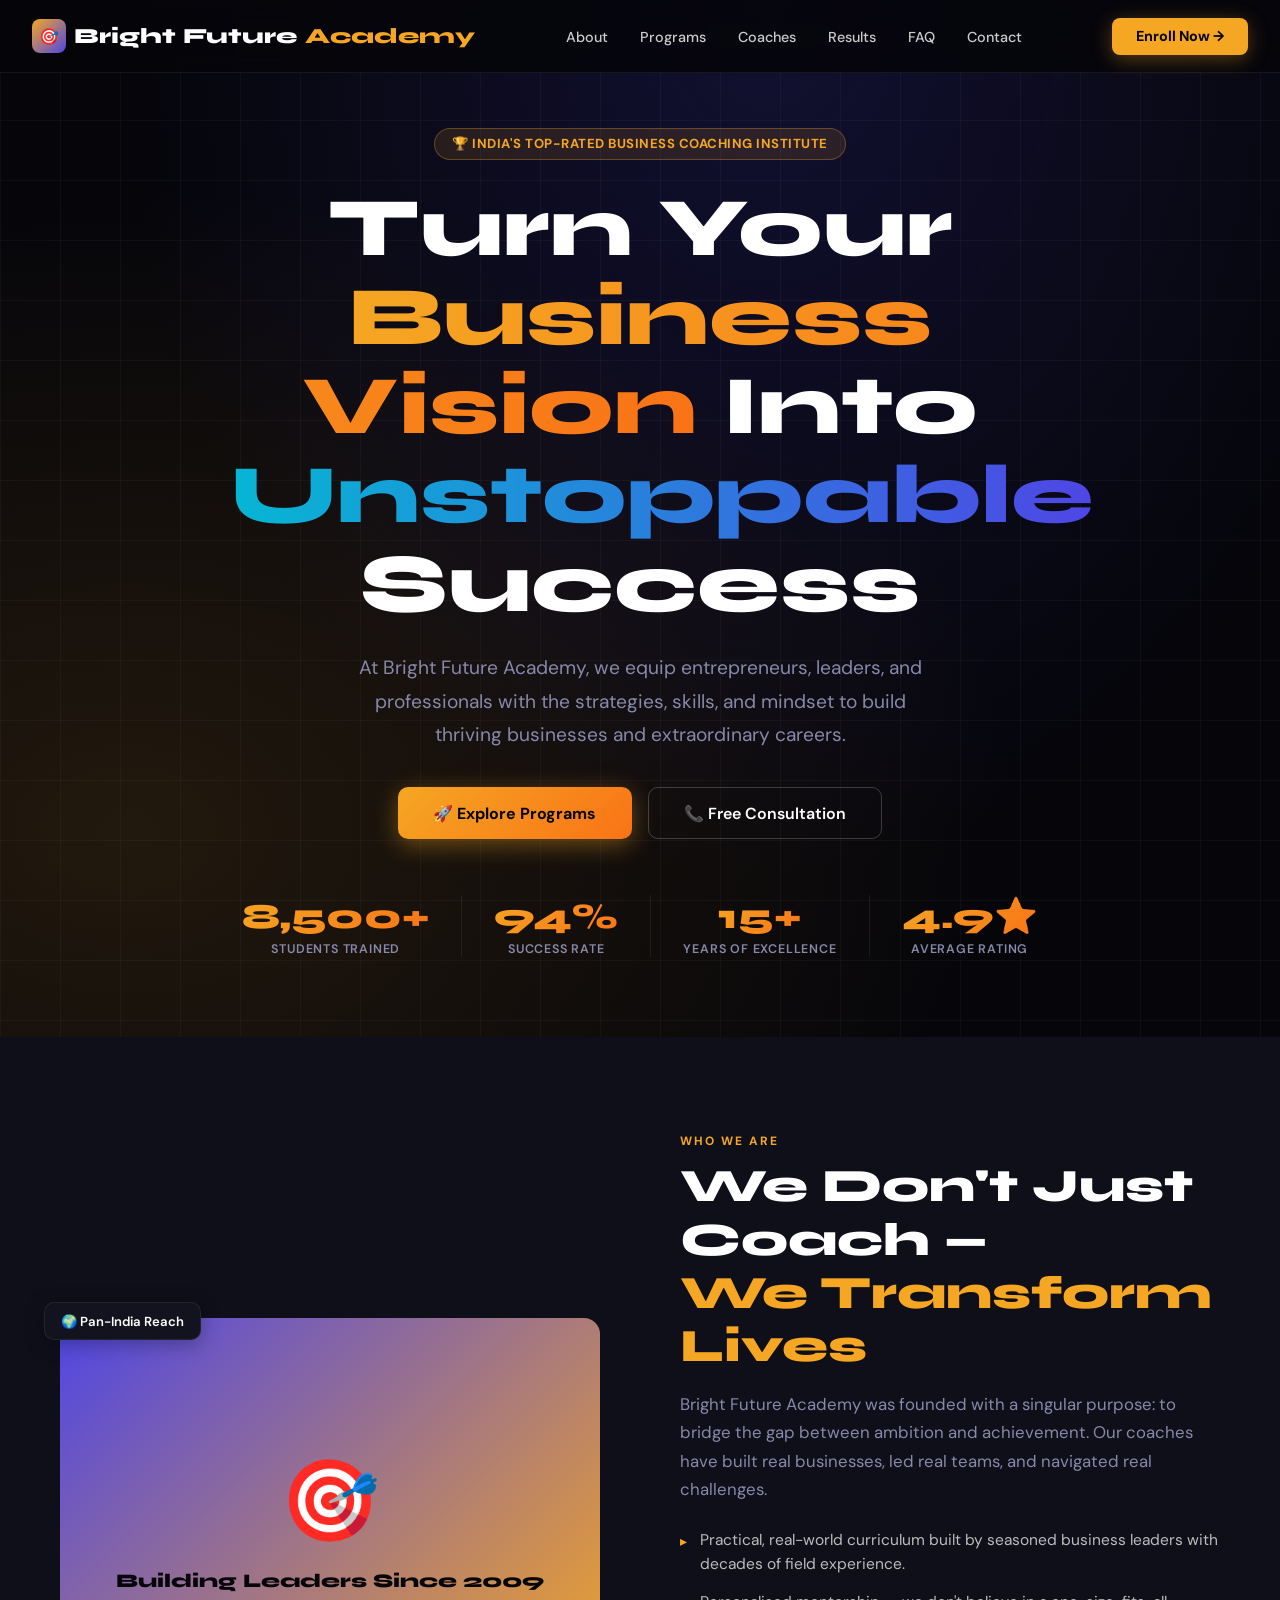
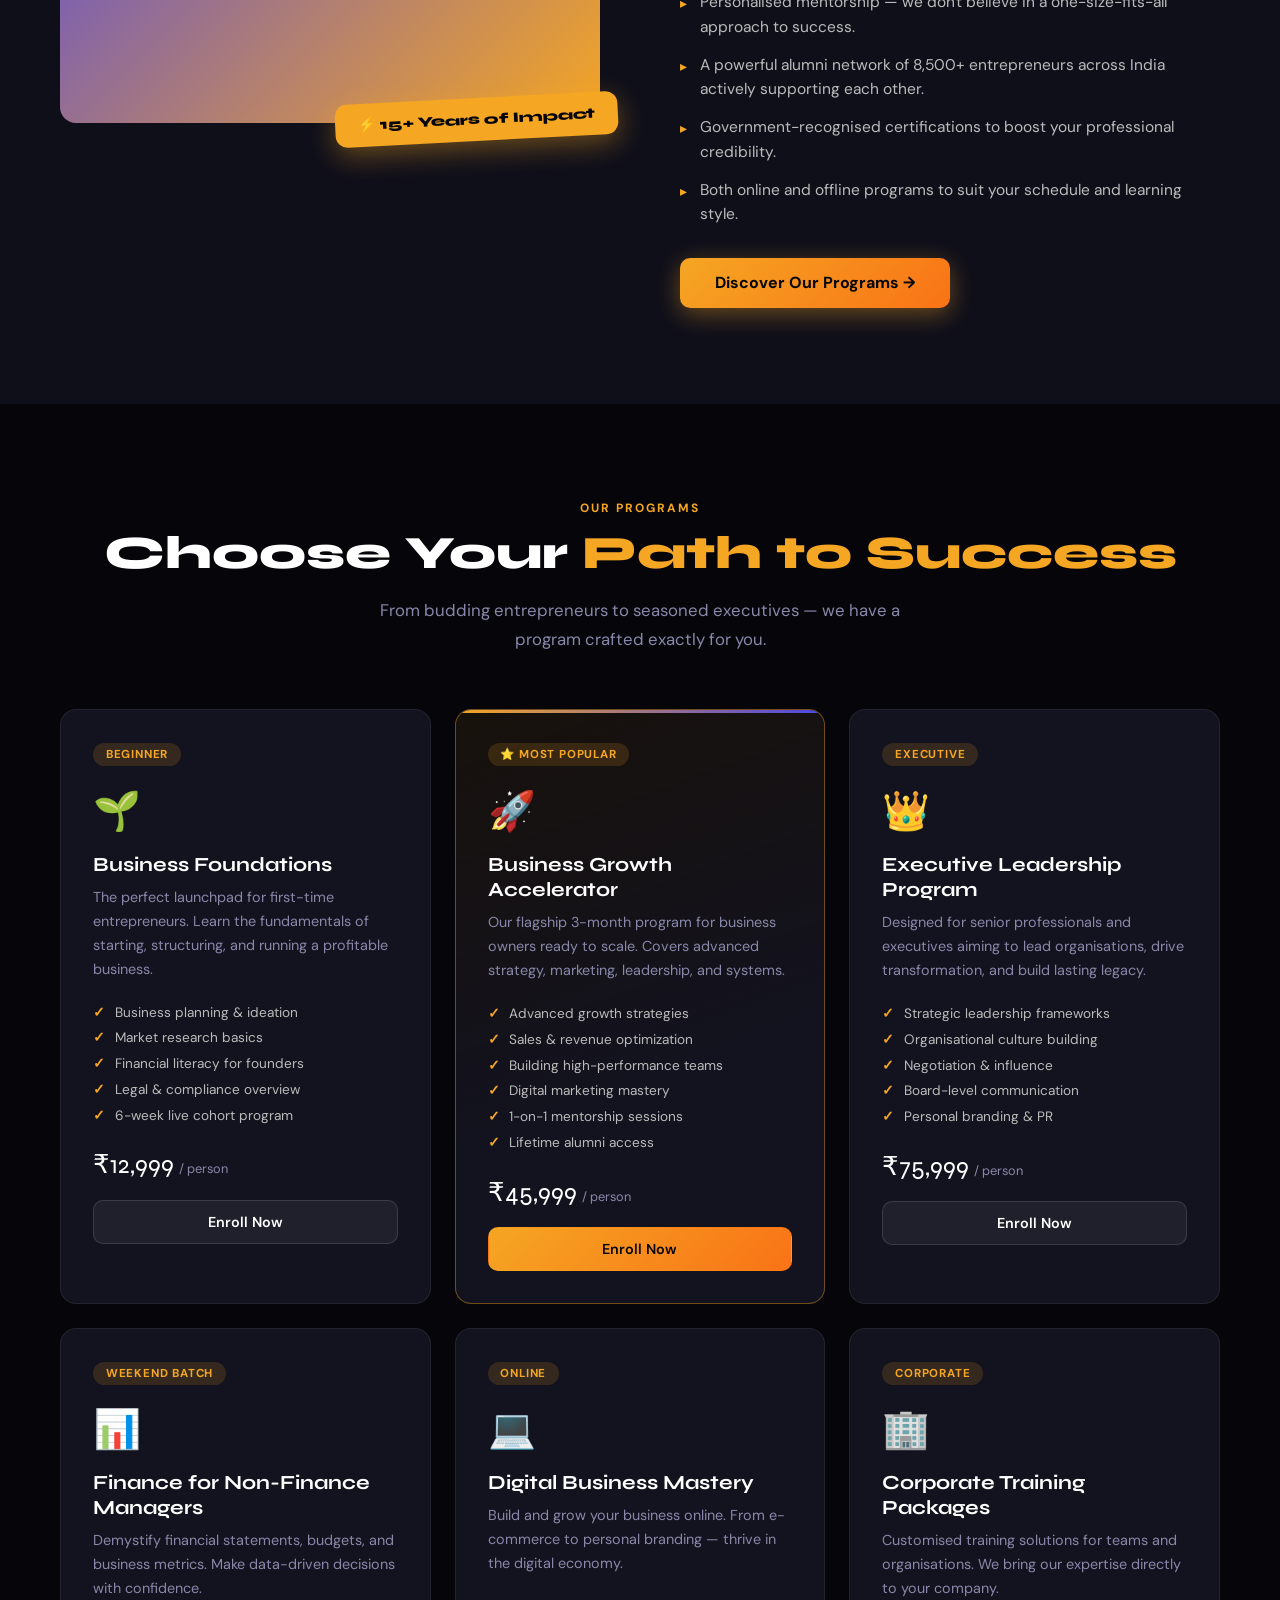
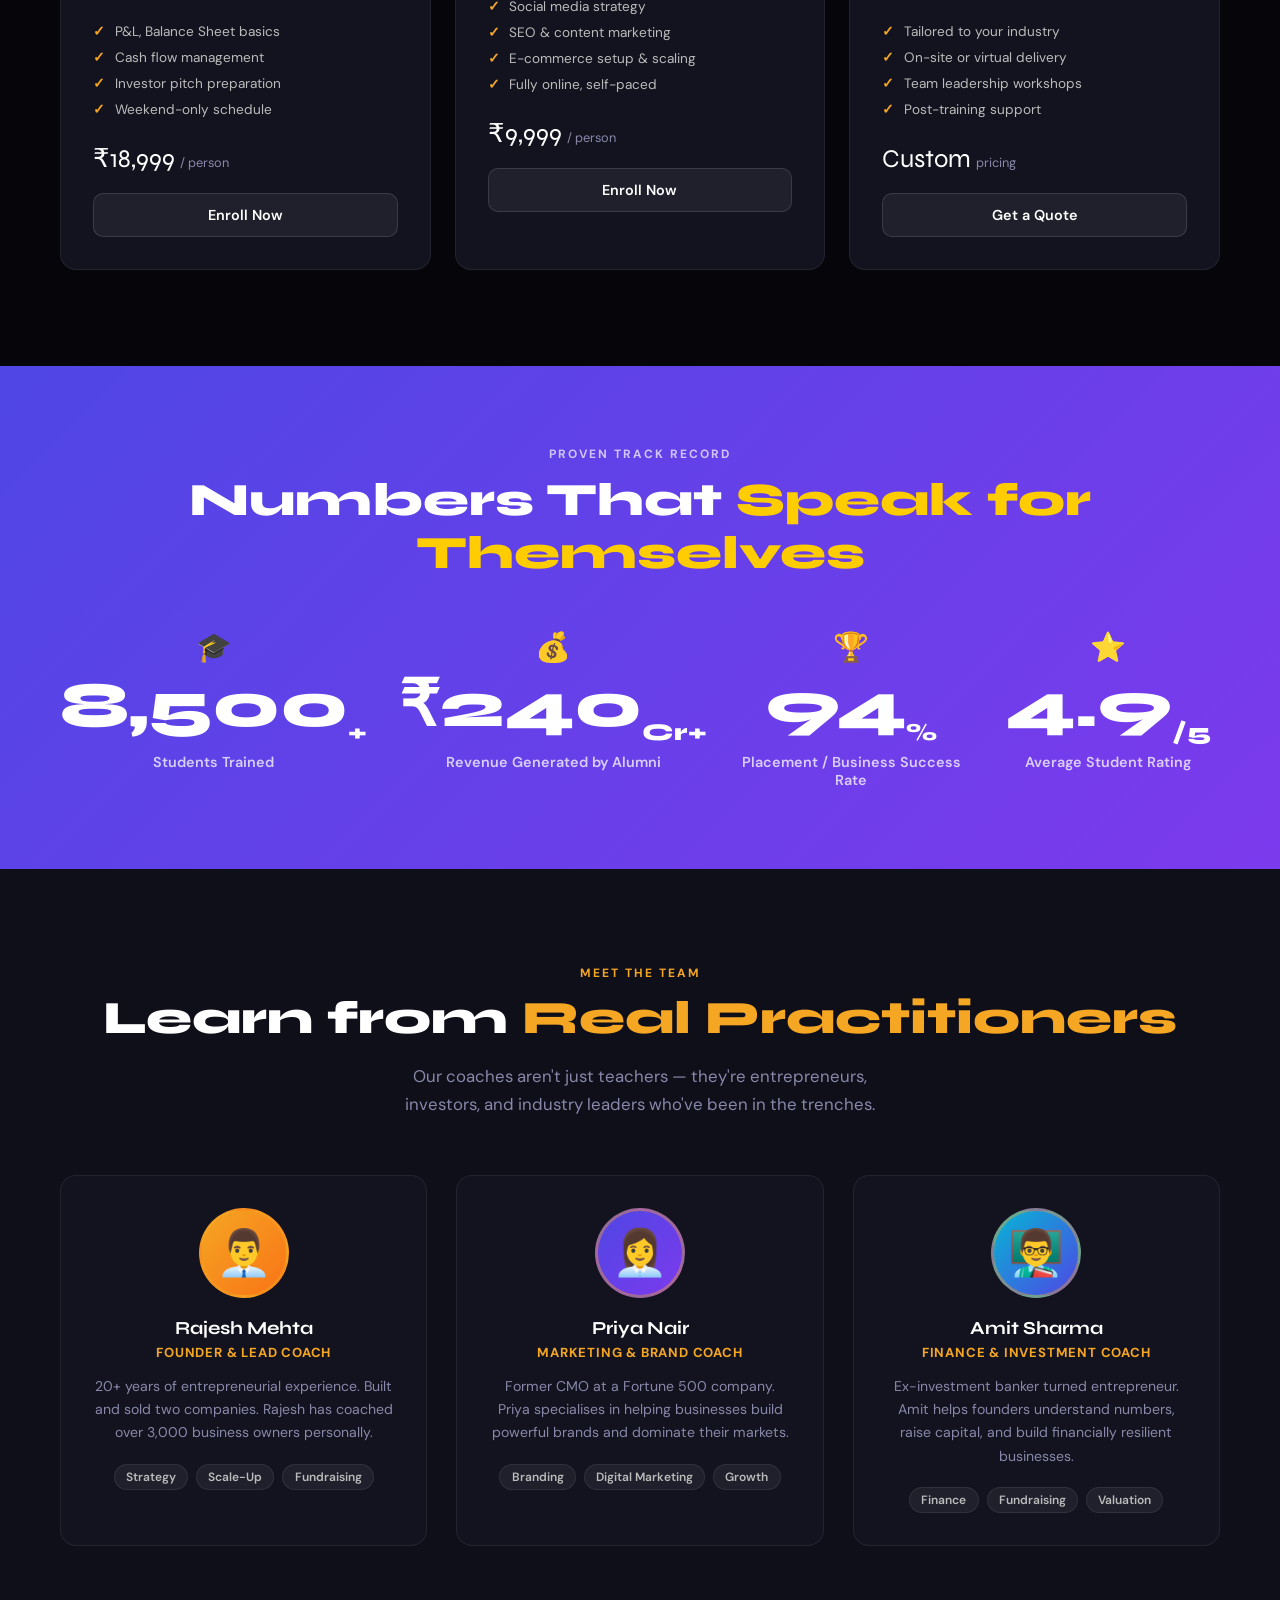
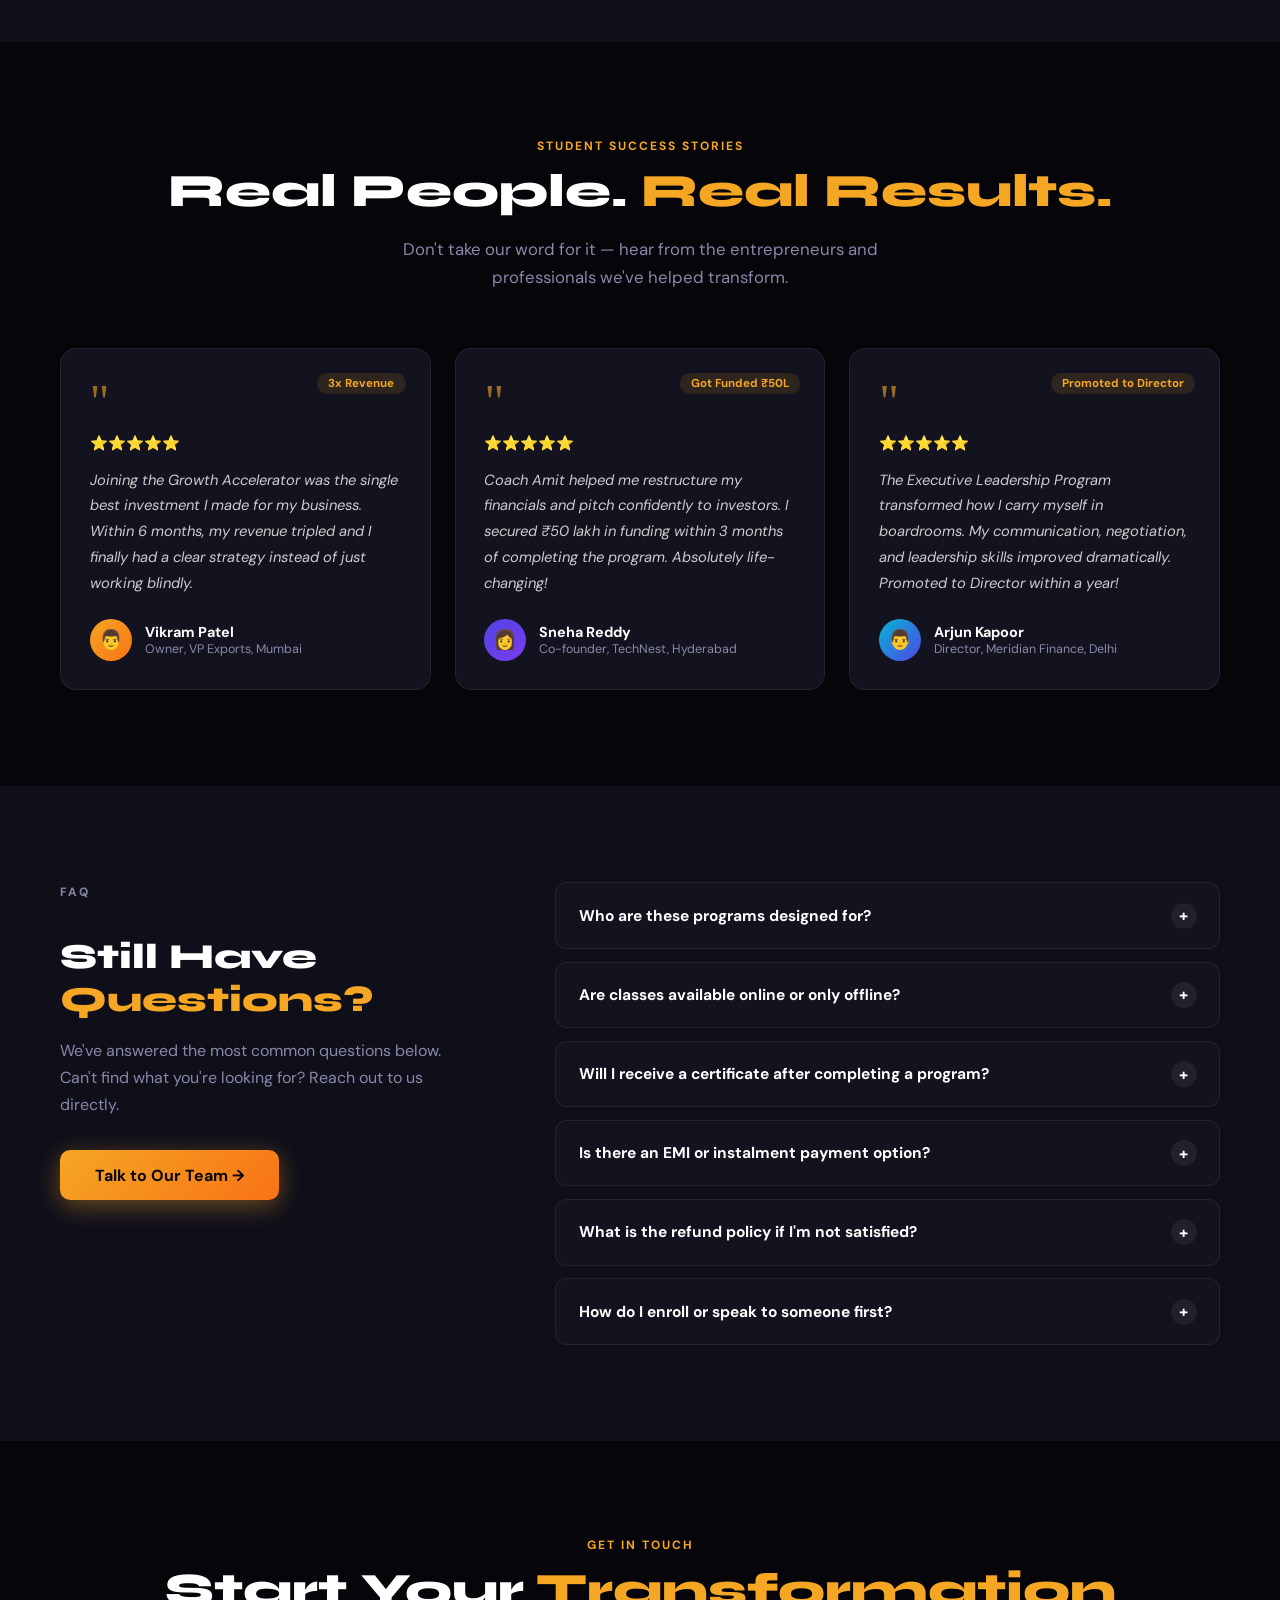
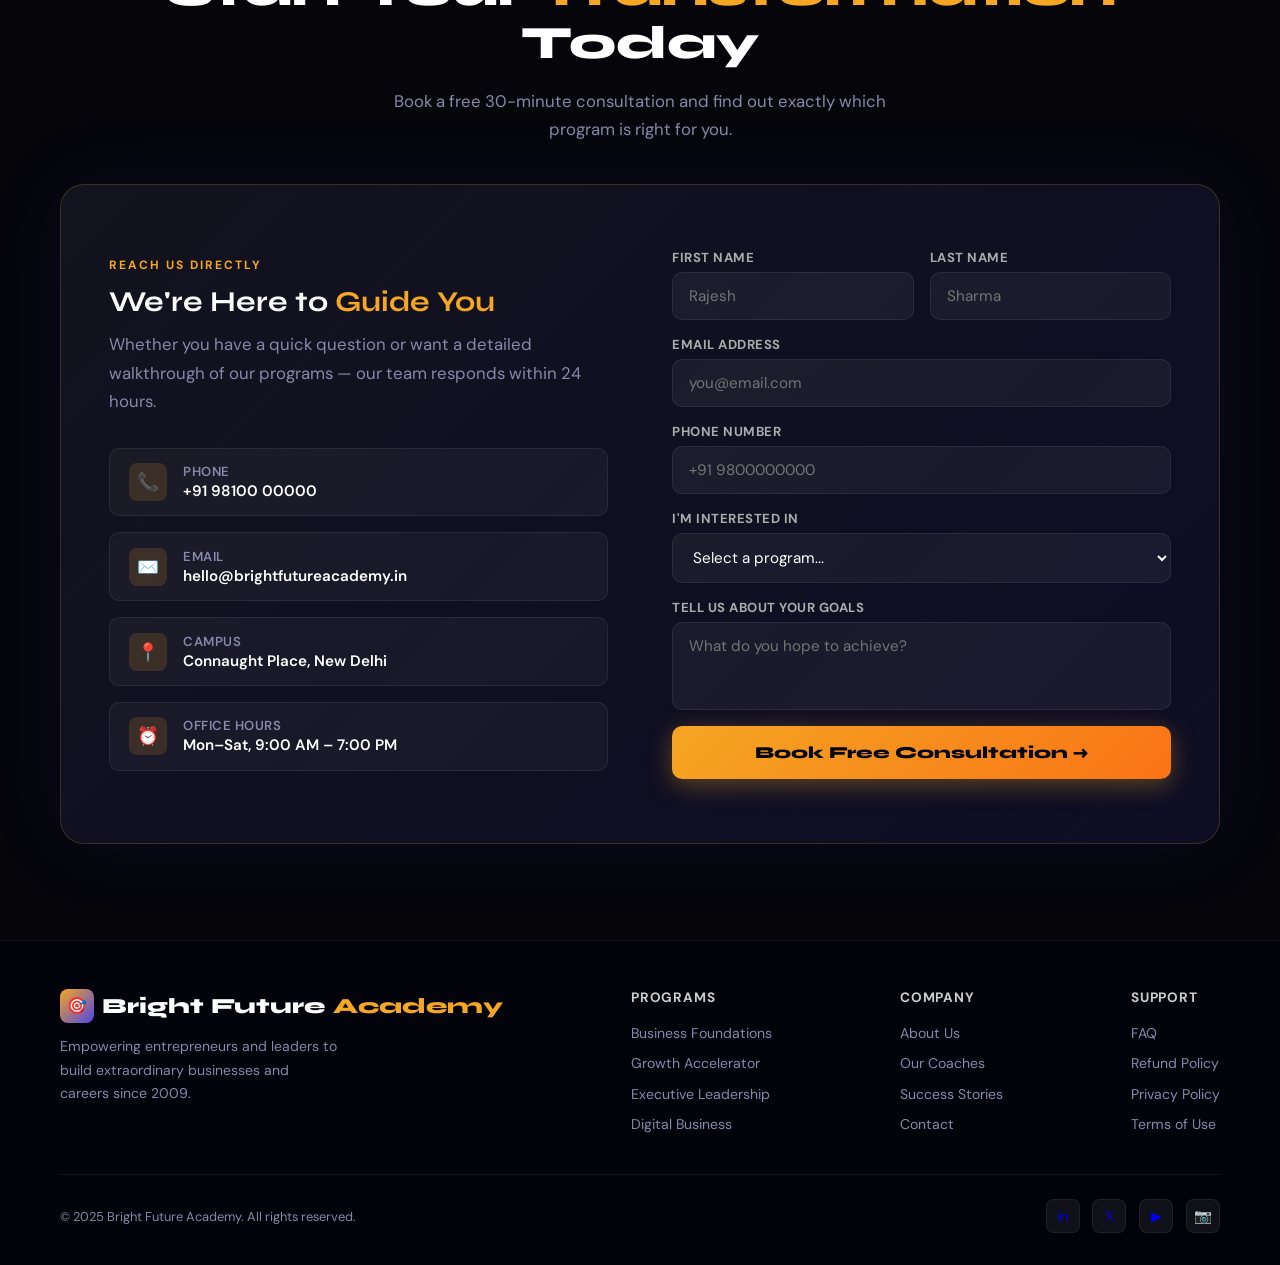
<file: assets/projects/bright-future-academy/index.html>
<!DOCTYPE html>
<html lang="en">
<head>
<meta charset="UTF-8"/>
<meta name="viewport" content="width=device-width, initial-scale=1.0"/>
<title>Bright Future Academy — Business Coaching Institute</title>
<link href="https://fonts.googleapis.com/css2?family=Syne:wght@700;800&family=DM+Sans:wght@400;500;600;700&display=swap" rel="stylesheet"/>
<style>
  :root {
    --bg: #05050a;
    --surface: #0f0f1a;
    --card: #13131f;
    --primary: #f5a623;
    --primary-dark: #d4881a;
    --accent: #4f46e5;
    --accent2: #06b6d4;
    --white: #ffffff;
    --muted: #8888aa;
    --border: rgba(255,255,255,0.07);
    --font-display: 'Syne', sans-serif;
    --font-body: 'DM Sans', sans-serif;
    --max-width: 1160px;
    --radius: 16px;
  }

  *, *::before, *::after { box-sizing: border-box; margin: 0; padding: 0; }
  html { scroll-behavior: smooth; }
  body { font-family: var(--font-body); background: var(--bg); color: var(--white); overflow-x: hidden; }

  /* ===== SCROLLBAR ===== */
  ::-webkit-scrollbar { width: 6px; }
  ::-webkit-scrollbar-track { background: var(--bg); }
  ::-webkit-scrollbar-thumb { background: var(--primary); border-radius: 3px; }

  /* ===== NAV ===== */
  nav {
    position: fixed; top: 0; left: 0; width: 100%; z-index: 1000;
    padding: 1.1rem 2rem;
    display: flex; align-items: center; justify-content: space-between;
    background: rgba(5,5,10,0.88);
    backdrop-filter: blur(14px);
    border-bottom: 1px solid var(--border);
  }
  .logo {
    font-family: var(--font-display);
    font-size: 1.35rem; font-weight: 800;
    text-decoration: none; color: var(--white);
    display: flex; align-items: center; gap: 0.5rem;
  }
  .logo-dot { color: var(--primary); }
  .logo-icon {
    width: 34px; height: 34px; border-radius: 8px;
    background: linear-gradient(135deg, var(--primary), var(--accent));
    display: flex; align-items: center; justify-content: center;
    font-size: 1rem;
  }
  .nav-links { display: flex; gap: 2rem; list-style: none; }
  .nav-links a { text-decoration: none; color: #ccc; font-size: 0.9rem; font-weight: 500; transition: color 0.2s; }
  .nav-links a:hover { color: var(--primary); }
  .nav-cta {
    background: var(--primary); color: var(--bg);
    padding: 0.6rem 1.5rem; border-radius: 8px;
    font-weight: 700; font-size: 0.9rem; text-decoration: none;
    transition: transform 0.2s, box-shadow 0.2s;
    box-shadow: 0 4px 20px rgba(245,166,35,0.35);
  }
  .nav-cta:hover { transform: translateY(-2px); box-shadow: 0 8px 28px rgba(245,166,35,0.5); }
  .hamburger { display: none; flex-direction: column; gap: 5px; cursor: pointer; }
  .hamburger span { width: 24px; height: 2.5px; background: var(--white); border-radius: 2px; transition: all 0.3s; }

  /* ===== HERO ===== */
  .hero {
    min-height: 100vh;
    display: flex; align-items: center; justify-content: center;
    padding: 8rem 2rem 5rem;
    position: relative; overflow: hidden;
    background: radial-gradient(ellipse at 60% 0%, rgba(79,70,229,0.18) 0%, transparent 60%),
                radial-gradient(ellipse at 10% 80%, rgba(245,166,35,0.12) 0%, transparent 55%);
  }
  .hero-grid-bg {
    position: absolute; inset: 0; pointer-events: none;
    background-image:
      linear-gradient(rgba(255,255,255,0.03) 1px, transparent 1px),
      linear-gradient(90deg, rgba(255,255,255,0.03) 1px, transparent 1px);
    background-size: 60px 60px;
  }
  .hero-content { position: relative; z-index: 1; max-width: 820px; text-align: center; }
  .hero-chip {
    display: inline-flex; align-items: center; gap: 0.5rem;
    background: rgba(245,166,35,0.12); border: 1px solid rgba(245,166,35,0.3);
    color: var(--primary); padding: 0.4rem 1.1rem; border-radius: 50px;
    font-size: 0.82rem; font-weight: 700; margin-bottom: 1.5rem;
    letter-spacing: 0.5px; text-transform: uppercase;
    animation: fadeDown 0.6s ease both;
  }
  .hero h1 {
    font-family: var(--font-display);
    font-size: clamp(2.8rem, 6.5vw, 5.2rem);
    font-weight: 800; line-height: 1.07;
    margin-bottom: 1.4rem;
    animation: fadeUp 0.7s ease 0.1s both;
  }
  .hero h1 .highlight {
    background: linear-gradient(90deg, var(--primary), #f97316);
    -webkit-background-clip: text; -webkit-text-fill-color: transparent;
    background-clip: text;
  }
  .hero h1 .highlight2 {
    background: linear-gradient(90deg, var(--accent2), var(--accent));
    -webkit-background-clip: text; -webkit-text-fill-color: transparent;
    background-clip: text;
  }
  .hero p {
    font-size: clamp(1rem, 2vw, 1.2rem); color: var(--muted);
    max-width: 600px; margin: 0 auto 2.2rem; line-height: 1.75;
    animation: fadeUp 0.7s ease 0.2s both;
  }
  .hero-btns {
    display: flex; gap: 1rem; justify-content: center; flex-wrap: wrap;
    animation: fadeUp 0.7s ease 0.3s both;
  }
  .btn-primary {
    background: linear-gradient(135deg, var(--primary), #f97316);
    color: var(--bg); padding: 0.9rem 2.2rem; border-radius: 10px;
    font-weight: 700; font-size: 1rem; text-decoration: none;
    box-shadow: 0 6px 24px rgba(245,166,35,0.4);
    transition: transform 0.2s, box-shadow 0.2s;
    display: inline-flex; align-items: center; gap: 0.5rem;
  }
  .btn-primary:hover { transform: translateY(-3px); box-shadow: 0 10px 32px rgba(245,166,35,0.55); }
  .btn-outline {
    background: transparent; color: var(--white);
    padding: 0.9rem 2.2rem; border-radius: 10px;
    font-weight: 600; font-size: 1rem; text-decoration: none;
    border: 1.5px solid rgba(255,255,255,0.2);
    transition: border-color 0.2s, background 0.2s;
    display: inline-flex; align-items: center; gap: 0.5rem;
  }
  .btn-outline:hover { border-color: var(--primary); background: rgba(245,166,35,0.07); }

  .hero-trust {
    display: flex; gap: 2rem; justify-content: center; margin-top: 3.5rem;
    flex-wrap: wrap; animation: fadeUp 0.7s ease 0.4s both;
  }
  .trust-item { display: flex; flex-direction: column; align-items: center; }
  .trust-num {
    font-family: var(--font-display); font-size: 2.2rem; font-weight: 800;
    background: linear-gradient(135deg, var(--primary), #f97316);
    -webkit-background-clip: text; -webkit-text-fill-color: transparent; background-clip: text;
  }
  .trust-label { font-size: 0.78rem; color: var(--muted); font-weight: 600; text-transform: uppercase; letter-spacing: 0.8px; margin-top: 0.2rem; }
  .trust-divider { width: 1px; background: var(--border); align-self: stretch; }

  @keyframes fadeUp { from { opacity:0; transform: translateY(28px); } to { opacity:1; transform: translateY(0); } }
  @keyframes fadeDown { from { opacity:0; transform: translateY(-16px); } to { opacity:1; transform: translateY(0); } }

  /* ===== SECTION HELPERS ===== */
  .section { padding: 6rem 2rem; }
  .container { max-width: var(--max-width); margin: 0 auto; }
  .section-label {
    font-size: 0.75rem; font-weight: 700; text-transform: uppercase;
    letter-spacing: 2px; color: var(--primary); margin-bottom: 0.7rem;
  }
  .section-title {
    font-family: var(--font-display);
    font-size: clamp(1.9rem, 4vw, 2.9rem); font-weight: 800;
    line-height: 1.15; margin-bottom: 1rem;
  }
  .section-title span { color: var(--primary); }
  .section-sub { color: var(--muted); font-size: 1.05rem; line-height: 1.7; max-width: 520px; }
  .section-header { margin-bottom: 3.5rem; }
  .section-header.centered { text-align: center; }
  .section-header.centered .section-sub { margin: 0 auto; }

  /* fade-in scroll */
  .reveal { opacity: 0; transform: translateY(32px); transition: opacity 0.65s ease, transform 0.65s ease; }
  .reveal.visible { opacity: 1; transform: translateY(0); }

  /* ===== ABOUT ===== */
  .about { background: var(--surface); }
  .about-grid { display: grid; grid-template-columns: 1fr 1fr; gap: 5rem; align-items: center; }
  .about-visual {
    position: relative;
  }
  .about-card-main {
    background: linear-gradient(135deg, var(--accent) 0%, var(--primary) 100%);
    border-radius: var(--radius); padding: 2.5rem;
    font-size: 5rem; text-align: center;
    aspect-ratio: 4/3; display: flex; flex-direction: column;
    align-items: center; justify-content: center; gap: 1rem;
  }
  .about-card-main p { font-family: var(--font-display); font-size: 1.2rem; color: var(--bg); font-weight: 800; }
  .about-float-badge {
    position: absolute; bottom: -18px; right: -18px;
    background: var(--primary); color: var(--bg);
    font-family: var(--font-display); font-weight: 800; font-size: 0.9rem;
    padding: 0.8rem 1.4rem; border-radius: 12px;
    box-shadow: 0 8px 28px rgba(245,166,35,0.4);
    transform: rotate(-3deg);
  }
  .about-float-badge2 {
    position: absolute; top: -16px; left: -16px;
    background: var(--card); border: 1px solid var(--border);
    color: var(--white); font-size: 0.82rem; font-weight: 600;
    padding: 0.6rem 1rem; border-radius: 10px;
    box-shadow: 0 4px 20px rgba(0,0,0,0.3);
  }
  .about-text .section-sub { margin-bottom: 1.5rem; }
  .about-list { list-style: none; display: flex; flex-direction: column; gap: 0.9rem; margin-bottom: 2rem; }
  .about-list li {
    display: flex; align-items: flex-start; gap: 0.8rem;
    color: #bbb; font-size: 0.97rem; line-height: 1.55;
  }
  .about-list li::before {
    content: '▸'; color: var(--primary); font-size: 0.9rem; flex-shrink: 0; margin-top: 2px;
  }

  /* ===== PROGRAMS ===== */
  .programs { background: var(--bg); }
  .programs-grid { display: grid; grid-template-columns: repeat(3, 1fr); gap: 1.5rem; }
  .program-card {
    background: var(--card); border: 1px solid var(--border);
    border-radius: var(--radius); padding: 2rem;
    transition: transform 0.3s, border-color 0.3s, box-shadow 0.3s;
    position: relative; overflow: hidden;
  }
  .program-card::before {
    content: ''; position: absolute; top: 0; left: 0; right: 0; height: 3px;
    background: linear-gradient(90deg, var(--primary), var(--accent));
    transform: scaleX(0); transform-origin: left;
    transition: transform 0.3s ease;
  }
  .program-card:hover { transform: translateY(-6px); border-color: rgba(245,166,35,0.3); box-shadow: 0 20px 50px rgba(0,0,0,0.3); }
  .program-card:hover::before { transform: scaleX(1); }
  .program-card.featured {
    border-color: rgba(245,166,35,0.4);
    background: linear-gradient(160deg, rgba(245,166,35,0.08) 0%, var(--card) 60%);
  }
  .program-card.featured::before { transform: scaleX(1); }
  .prog-badge {
    display: inline-block; background: rgba(245,166,35,0.15); color: var(--primary);
    font-size: 0.72rem; font-weight: 700; text-transform: uppercase; letter-spacing: 0.8px;
    padding: 0.25rem 0.8rem; border-radius: 50px; margin-bottom: 1.2rem;
  }
  .prog-icon { font-size: 2.4rem; margin-bottom: 1rem; display: block; }
  .program-card h3 { font-family: var(--font-display); font-size: 1.25rem; margin-bottom: 0.6rem; }
  .program-card p { color: var(--muted); font-size: 0.9rem; line-height: 1.65; margin-bottom: 1.4rem; }
  .prog-features { list-style: none; display: flex; flex-direction: column; gap: 0.55rem; margin-bottom: 1.6rem; }
  .prog-features li { font-size: 0.85rem; color: #bbb; display: flex; align-items: center; gap: 0.6rem; }
  .prog-features li::before { content: '✓'; color: var(--primary); font-weight: 700; flex-shrink: 0; }
  .prog-price { font-family: var(--font-display); font-size: 1.6rem; color: var(--white); margin-bottom: 1.2rem; }
  .prog-price span { font-family: var(--font-body); font-size: 0.8rem; color: var(--muted); font-weight: 400; }
  .btn-prog {
    display: block; text-align: center; text-decoration: none;
    background: rgba(255,255,255,0.06); color: var(--white);
    border: 1px solid rgba(255,255,255,0.12);
    padding: 0.75rem; border-radius: 10px;
    font-weight: 600; font-size: 0.9rem;
    transition: background 0.2s, border-color 0.2s;
  }
  .btn-prog:hover, .program-card.featured .btn-prog {
    background: linear-gradient(135deg, var(--primary), #f97316);
    border-color: transparent; color: var(--bg);
  }

  /* ===== STATS / RESULTS ===== */
  .results {
    background: linear-gradient(135deg, var(--accent) 0%, #7c3aed 100%);
    padding: 5rem 2rem; text-align: center;
  }
  .results-grid { display: grid; grid-template-columns: repeat(4, 1fr); gap: 2rem; margin-top: 3rem; }
  .result-item { }
  .result-num {
    font-family: var(--font-display); font-size: clamp(2.5rem, 5vw, 4rem); font-weight: 800;
    color: var(--white); line-height: 1;
  }
  .result-num sub { font-size: 1.5rem; }
  .result-label { color: rgba(255,255,255,0.75); font-size: 0.9rem; font-weight: 600; margin-top: 0.5rem; }
  .result-icon { font-size: 1.8rem; margin-bottom: 0.5rem; }

  /* ===== COACHES ===== */
  .coaches { background: var(--surface); }
  .coaches-grid { display: grid; grid-template-columns: repeat(3, 1fr); gap: 1.8rem; }
  .coach-card {
    background: var(--card); border: 1px solid var(--border);
    border-radius: var(--radius); padding: 2rem;
    text-align: center;
    transition: transform 0.3s, box-shadow 0.3s;
  }
  .coach-card:hover { transform: translateY(-5px); box-shadow: 0 16px 40px rgba(0,0,0,0.25); }
  .coach-avatar {
    width: 90px; height: 90px; border-radius: 50%;
    margin: 0 auto 1.2rem;
    display: flex; align-items: center; justify-content: center;
    font-size: 2.8rem;
    border: 3px solid rgba(245,166,35,0.4);
  }
  .coach-card h3 { font-family: var(--font-display); font-size: 1.15rem; margin-bottom: 0.3rem; }
  .coach-role { color: var(--primary); font-size: 0.82rem; font-weight: 700; text-transform: uppercase; letter-spacing: 0.8px; margin-bottom: 0.9rem; }
  .coach-card p { color: var(--muted); font-size: 0.88rem; line-height: 1.65; margin-bottom: 1.2rem; }
  .coach-tags { display: flex; gap: 0.5rem; justify-content: center; flex-wrap: wrap; }
  .coach-tag {
    background: rgba(255,255,255,0.06); color: #bbb;
    font-size: 0.75rem; font-weight: 600; padding: 0.25rem 0.7rem; border-radius: 50px;
    border: 1px solid var(--border);
  }

  /* ===== TESTIMONIALS ===== */
  .testimonials { background: var(--bg); }
  .testi-grid { display: grid; grid-template-columns: repeat(3, 1fr); gap: 1.5rem; }
  .testi-card {
    background: var(--card); border: 1px solid var(--border);
    border-radius: var(--radius); padding: 1.8rem;
    transition: transform 0.3s, border-color 0.3s;
    position: relative;
  }
  .testi-card:hover { transform: translateY(-4px); border-color: rgba(245,166,35,0.25); }
  .testi-quote {
    font-size: 3rem; line-height: 1; color: var(--primary);
    font-family: Georgia, serif; margin-bottom: 0.5rem; opacity: 0.6;
  }
  .testi-text { color: #ccc; font-size: 0.92rem; line-height: 1.75; margin-bottom: 1.4rem; font-style: italic; }
  .testi-stars { color: var(--primary); font-size: 0.9rem; margin-bottom: 1rem; }
  .testi-author { display: flex; align-items: center; gap: 0.8rem; }
  .testi-avatar {
    width: 42px; height: 42px; border-radius: 50%;
    display: flex; align-items: center; justify-content: center;
    font-size: 1.2rem; flex-shrink: 0;
  }
  .testi-name { font-weight: 700; font-size: 0.9rem; }
  .testi-role { font-size: 0.78rem; color: var(--muted); }
  .testi-result {
    position: absolute; top: 1.5rem; right: 1.5rem;
    background: rgba(245,166,35,0.12); color: var(--primary);
    font-size: 0.72rem; font-weight: 700; padding: 0.2rem 0.7rem; border-radius: 50px;
  }

  /* ===== FAQ ===== */
  .faq { background: var(--surface); }
  .faq-layout { display: grid; grid-template-columns: 1fr 1.6fr; gap: 5rem; align-items: start; }
  .faq-aside h2 { font-family: var(--font-display); font-size: 2.2rem; font-weight: 800; margin-bottom: 1rem; }
  .faq-aside h2 span { color: var(--primary); }
  .faq-aside p { color: var(--muted); line-height: 1.7; margin-bottom: 2rem; }
  .faq-list { display: flex; flex-direction: column; gap: 0.8rem; }
  .faq-item {
    background: var(--card); border: 1px solid var(--border);
    border-radius: 12px; overflow: hidden; transition: border-color 0.2s;
  }
  .faq-item.open { border-color: rgba(245,166,35,0.4); }
  .faq-q {
    padding: 1.2rem 1.4rem; font-weight: 700; font-size: 0.97rem;
    cursor: pointer; display: flex; justify-content: space-between; align-items: center; gap: 1rem;
    user-select: none;
  }
  .faq-icon {
    width: 26px; height: 26px; border-radius: 50%; background: rgba(255,255,255,0.06);
    display: flex; align-items: center; justify-content: center;
    font-size: 1rem; flex-shrink: 0; transition: transform 0.3s, background 0.2s;
  }
  .faq-item.open .faq-icon { transform: rotate(45deg); background: var(--primary); color: var(--bg); }
  .faq-a {
    max-height: 0; overflow: hidden; padding: 0 1.4rem;
    color: var(--muted); font-size: 0.92rem; line-height: 1.75;
    transition: max-height 0.35s ease, padding 0.3s;
  }
  .faq-item.open .faq-a { max-height: 200px; padding: 0 1.4rem 1.2rem; }

  /* ===== CONTACT ===== */
  .contact { background: var(--bg); padding: 6rem 2rem; }
  .contact-inner {
    background: linear-gradient(135deg, var(--card) 0%, rgba(79,70,229,0.12) 100%);
    border: 1px solid rgba(245,166,35,0.2);
    border-radius: 24px; padding: 4rem 3rem;
    display: grid; grid-template-columns: 1fr 1fr; gap: 4rem; align-items: center;
    box-shadow: 0 0 80px rgba(79,70,229,0.1);
  }
  .contact-text .section-sub { margin-bottom: 2rem; }
  .contact-items { display: flex; flex-direction: column; gap: 1rem; }
  .contact-item {
    display: flex; align-items: center; gap: 1rem;
    background: rgba(255,255,255,0.04); border: 1px solid var(--border);
    border-radius: 10px; padding: 0.9rem 1.2rem;
  }
  .contact-item-icon {
    width: 38px; height: 38px; border-radius: 8px;
    background: rgba(245,166,35,0.15); display: flex; align-items: center;
    justify-content: center; font-size: 1.1rem; flex-shrink: 0;
  }
  .contact-item-text strong { display: block; font-size: 0.82rem; color: var(--muted); font-weight: 600; text-transform: uppercase; letter-spacing: 0.5px; }
  .contact-item-text span { font-size: 0.95rem; font-weight: 600; }

  .contact-form { display: flex; flex-direction: column; gap: 1rem; }
  .form-row { display: grid; grid-template-columns: 1fr 1fr; gap: 1rem; }
  .form-group { display: flex; flex-direction: column; gap: 0.4rem; }
  .form-group label { font-size: 0.82rem; font-weight: 700; color: #aaa; text-transform: uppercase; letter-spacing: 0.5px; }
  .form-group input, .form-group select, .form-group textarea {
    background: rgba(255,255,255,0.05); border: 1px solid var(--border);
    color: var(--white); border-radius: 10px;
    padding: 0.8rem 1rem; font-family: var(--font-body); font-size: 0.95rem;
    transition: border-color 0.2s, background 0.2s; outline: none; resize: none;
  }
  .form-group input:focus, .form-group select:focus, .form-group textarea:focus {
    border-color: var(--primary); background: rgba(245,166,35,0.05);
  }
  .form-group select option { background: #1a1a2e; }
  .btn-submit {
    background: linear-gradient(135deg, var(--primary), #f97316);
    color: var(--bg); border: none; border-radius: 10px;
    padding: 1rem; font-family: var(--font-display); font-size: 1.05rem; font-weight: 800;
    cursor: pointer; transition: transform 0.2s, box-shadow 0.2s;
    box-shadow: 0 6px 24px rgba(245,166,35,0.35);
  }
  .btn-submit:hover { transform: translateY(-2px); box-shadow: 0 10px 30px rgba(245,166,35,0.5); }

  /* ===== FOOTER ===== */
  footer {
    background: #02020a; border-top: 1px solid var(--border);
    padding: 3rem 2rem 2rem;
  }
  .footer-inner { max-width: var(--max-width); margin: 0 auto; }
  .footer-top { display: flex; justify-content: space-between; align-items: flex-start; gap: 2rem; flex-wrap: wrap; margin-bottom: 2.5rem; }
  .footer-brand .logo { margin-bottom: 0.8rem; display: flex; }
  .footer-brand p { color: var(--muted); font-size: 0.88rem; max-width: 280px; line-height: 1.65; }
  .footer-links-group h4 { font-weight: 700; font-size: 0.85rem; color: #ccc; text-transform: uppercase; letter-spacing: 0.8px; margin-bottom: 1rem; }
  .footer-links-group ul { list-style: none; display: flex; flex-direction: column; gap: 0.6rem; }
  .footer-links-group a { color: var(--muted); text-decoration: none; font-size: 0.88rem; transition: color 0.2s; }
  .footer-links-group a:hover { color: var(--primary); }
  .footer-bottom { border-top: 1px solid var(--border); padding-top: 1.5rem; display: flex; justify-content: space-between; align-items: center; flex-wrap: wrap; gap: 1rem; }
  .footer-bottom p { color: var(--muted); font-size: 0.8rem; }
  .footer-socials { display: flex; gap: 0.8rem; }
  .social-btn {
    width: 34px; height: 34px; border-radius: 8px;
    background: rgba(255,255,255,0.06); border: 1px solid var(--border);
    display: flex; align-items: center; justify-content: center;
    font-size: 0.9rem; text-decoration: none; transition: background 0.2s;
  }
  .social-btn:hover { background: var(--primary); }

  /* ===== MOBILE ===== */
  @media (max-width: 900px) {
    .programs-grid, .coaches-grid { grid-template-columns: 1fr 1fr; }
    .results-grid { grid-template-columns: repeat(2, 1fr); }
    .testi-grid { grid-template-columns: 1fr 1fr; }
    .faq-layout { grid-template-columns: 1fr; gap: 2rem; }
    .contact-inner { grid-template-columns: 1fr; gap: 2.5rem; padding: 2.5rem 1.8rem; }
    .about-grid { grid-template-columns: 1fr; gap: 2.5rem; }
  }
  @media (max-width: 640px) {
    .nav-links { display: none; flex-direction: column; gap: 1rem; position: absolute; top: 100%; left: 0; width: 100%; background: rgba(5,5,10,0.97); padding: 1.5rem 2rem; border-bottom: 1px solid var(--border); }
    .nav-links.open { display: flex; }
    .nav-cta { display: none; }
    .hamburger { display: flex; }
    .programs-grid, .coaches-grid, .testi-grid { grid-template-columns: 1fr; }
    .results-grid { grid-template-columns: repeat(2, 1fr); }
    .form-row { grid-template-columns: 1fr; }
    .trust-divider { display: none; }
    .hero-trust { gap: 1.5rem; }
  }
</style>
</head>
<body>

<!-- ===== NAV ===== -->
<nav>
  <a class="logo" href="#">
    <div class="logo-icon">🎯</div>
    Bright Future<span class="logo-dot"> Academy</span>
  </a>
  <ul class="nav-links" id="navLinks">
    <li><a href="#about">About</a></li>
    <li><a href="#programs">Programs</a></li>
    <li><a href="#coaches">Coaches</a></li>
    <li><a href="#testimonials">Results</a></li>
    <li><a href="#faq">FAQ</a></li>
    <li><a href="#contact">Contact</a></li>
  </ul>
  <a class="nav-cta" href="#contact">Enroll Now →</a>
  <div class="hamburger" id="hamburger"><span></span><span></span><span></span></div>
</nav>

<!-- ===== HERO ===== -->
<section class="hero">
  <div class="hero-grid-bg"></div>
  <div class="hero-content">
    <div class="hero-chip">🏆 India's Top-Rated Business Coaching Institute</div>
    <h1>Turn Your <span class="highlight">Business Vision</span> Into <span class="highlight2">Unstoppable</span> Success</h1>
    <p>At Bright Future Academy, we equip entrepreneurs, leaders, and professionals with the strategies, skills, and mindset to build thriving businesses and extraordinary careers.</p>
    <div class="hero-btns">
      <a class="btn-primary" href="#programs">🚀 Explore Programs</a>
      <a class="btn-outline" href="#contact">📞 Free Consultation</a>
    </div>
    <div class="hero-trust">
      <div class="trust-item"><span class="trust-num">8,500+</span><span class="trust-label">Students Trained</span></div>
      <div class="trust-divider"></div>
      <div class="trust-item"><span class="trust-num">94%</span><span class="trust-label">Success Rate</span></div>
      <div class="trust-divider"></div>
      <div class="trust-item"><span class="trust-num">15+</span><span class="trust-label">Years of Excellence</span></div>
      <div class="trust-divider"></div>
      <div class="trust-item"><span class="trust-num">4.9⭐</span><span class="trust-label">Average Rating</span></div>
    </div>
  </div>
</section>

<!-- ===== ABOUT ===== -->
<section class="about section" id="about">
  <div class="container">
    <div class="about-grid">
      <div class="about-visual reveal">
        <div class="about-card-main">
          🎯
          <p>Building Leaders Since 2009</p>
        </div>
        <div class="about-float-badge">⚡ 15+ Years of Impact</div>
        <div class="about-float-badge2">🌍 Pan-India Reach</div>
      </div>
      <div class="about-text reveal">
        <p class="section-label">Who We Are</p>
        <h2 class="section-title">We Don't Just Coach —<br><span>We Transform Lives</span></h2>
        <p class="section-sub">Bright Future Academy was founded with a singular purpose: to bridge the gap between ambition and achievement. Our coaches have built real businesses, led real teams, and navigated real challenges.</p>
        <ul class="about-list">
          <li>Practical, real-world curriculum built by seasoned business leaders with decades of field experience.</li>
          <li>Personalised mentorship — we don't believe in a one-size-fits-all approach to success.</li>
          <li>A powerful alumni network of 8,500+ entrepreneurs across India actively supporting each other.</li>
          <li>Government-recognised certifications to boost your professional credibility.</li>
          <li>Both online and offline programs to suit your schedule and learning style.</li>
        </ul>
        <a class="btn-primary" href="#programs" style="display:inline-flex;">Discover Our Programs →</a>
      </div>
    </div>
  </div>
</section>

<!-- ===== PROGRAMS ===== -->
<section class="programs section" id="programs">
  <div class="container">
    <div class="section-header centered reveal">
      <p class="section-label">Our Programs</p>
      <h2 class="section-title">Choose Your <span>Path to Success</span></h2>
      <p class="section-sub">From budding entrepreneurs to seasoned executives — we have a program crafted exactly for you.</p>
    </div>
    <div class="programs-grid">
      <div class="program-card reveal">
        <span class="prog-badge">Beginner</span>
        <span class="prog-icon">🌱</span>
        <h3>Business Foundations</h3>
        <p>The perfect launchpad for first-time entrepreneurs. Learn the fundamentals of starting, structuring, and running a profitable business.</p>
        <ul class="prog-features">
          <li>Business planning & ideation</li>
          <li>Market research basics</li>
          <li>Financial literacy for founders</li>
          <li>Legal & compliance overview</li>
          <li>6-week live cohort program</li>
        </ul>
        <div class="prog-price">₹12,999 <span>/ person</span></div>
        <a class="btn-prog" href="#contact">Enroll Now</a>
      </div>
      <div class="program-card featured reveal">
        <span class="prog-badge">⭐ Most Popular</span>
        <span class="prog-icon">🚀</span>
        <h3>Business Growth Accelerator</h3>
        <p>Our flagship 3-month program for business owners ready to scale. Covers advanced strategy, marketing, leadership, and systems.</p>
        <ul class="prog-features">
          <li>Advanced growth strategies</li>
          <li>Sales & revenue optimization</li>
          <li>Building high-performance teams</li>
          <li>Digital marketing mastery</li>
          <li>1-on-1 mentorship sessions</li>
          <li>Lifetime alumni access</li>
        </ul>
        <div class="prog-price">₹45,999 <span>/ person</span></div>
        <a class="btn-prog" href="#contact">Enroll Now</a>
      </div>
      <div class="program-card reveal">
        <span class="prog-badge">Executive</span>
        <span class="prog-icon">👑</span>
        <h3>Executive Leadership Program</h3>
        <p>Designed for senior professionals and executives aiming to lead organisations, drive transformation, and build lasting legacy.</p>
        <ul class="prog-features">
          <li>Strategic leadership frameworks</li>
          <li>Organisational culture building</li>
          <li>Negotiation & influence</li>
          <li>Board-level communication</li>
          <li>Personal branding & PR</li>
        </ul>
        <div class="prog-price">₹75,999 <span>/ person</span></div>
        <a class="btn-prog" href="#contact">Enroll Now</a>
      </div>
      <div class="program-card reveal">
        <span class="prog-badge">Weekend Batch</span>
        <span class="prog-icon">📊</span>
        <h3>Finance for Non-Finance Managers</h3>
        <p>Demystify financial statements, budgets, and business metrics. Make data-driven decisions with confidence.</p>
        <ul class="prog-features">
          <li>P&L, Balance Sheet basics</li>
          <li>Cash flow management</li>
          <li>Investor pitch preparation</li>
          <li>Weekend-only schedule</li>
        </ul>
        <div class="prog-price">₹18,999 <span>/ person</span></div>
        <a class="btn-prog" href="#contact">Enroll Now</a>
      </div>
      <div class="program-card reveal">
        <span class="prog-badge">Online</span>
        <span class="prog-icon">💻</span>
        <h3>Digital Business Mastery</h3>
        <p>Build and grow your business online. From e-commerce to personal branding — thrive in the digital economy.</p>
        <ul class="prog-features">
          <li>Social media strategy</li>
          <li>SEO & content marketing</li>
          <li>E-commerce setup & scaling</li>
          <li>Fully online, self-paced</li>
        </ul>
        <div class="prog-price">₹9,999 <span>/ person</span></div>
        <a class="btn-prog" href="#contact">Enroll Now</a>
      </div>
      <div class="program-card reveal">
        <span class="prog-badge">Corporate</span>
        <span class="prog-icon">🏢</span>
        <h3>Corporate Training Packages</h3>
        <p>Customised training solutions for teams and organisations. We bring our expertise directly to your company.</p>
        <ul class="prog-features">
          <li>Tailored to your industry</li>
          <li>On-site or virtual delivery</li>
          <li>Team leadership workshops</li>
          <li>Post-training support</li>
        </ul>
        <div class="prog-price">Custom <span>pricing</span></div>
        <a class="btn-prog" href="#contact">Get a Quote</a>
      </div>
    </div>
  </div>
</section>

<!-- ===== RESULTS ===== -->
<section class="results" id="results">
  <div class="container">
    <div class="reveal">
      <p class="section-label" style="color: rgba(255,255,255,0.7);">Proven Track Record</p>
      <h2 class="section-title" style="color:#fff;">Numbers That <span style="color:var(--secondary, #ffcc00)">Speak for Themselves</span></h2>
    </div>
    <div class="results-grid">
      <div class="result-item reveal">
        <div class="result-icon">🎓</div>
        <div class="result-num">8,500<sub>+</sub></div>
        <div class="result-label">Students Trained</div>
      </div>
      <div class="result-item reveal">
        <div class="result-icon">💰</div>
        <div class="result-num">₹240<sub>Cr+</sub></div>
        <div class="result-label">Revenue Generated by Alumni</div>
      </div>
      <div class="result-item reveal">
        <div class="result-icon">🏆</div>
        <div class="result-num">94<sub>%</sub></div>
        <div class="result-label">Placement / Business Success Rate</div>
      </div>
      <div class="result-item reveal">
        <div class="result-icon">⭐</div>
        <div class="result-num">4.9<sub>/5</sub></div>
        <div class="result-label">Average Student Rating</div>
      </div>
    </div>
  </div>
</section>

<!-- ===== COACHES ===== -->
<section class="coaches section" id="coaches">
  <div class="container">
    <div class="section-header centered reveal">
      <p class="section-label">Meet the Team</p>
      <h2 class="section-title">Learn from <span>Real Practitioners</span></h2>
      <p class="section-sub">Our coaches aren't just teachers — they're entrepreneurs, investors, and industry leaders who've been in the trenches.</p>
    </div>
    <div class="coaches-grid">
      <div class="coach-card reveal">
        <div class="coach-avatar" style="background: linear-gradient(135deg,#f5a623,#f97316)">👨‍💼</div>
        <h3>Rajesh Mehta</h3>
        <div class="coach-role">Founder & Lead Coach</div>
        <p>20+ years of entrepreneurial experience. Built and sold two companies. Rajesh has coached over 3,000 business owners personally.</p>
        <div class="coach-tags">
          <span class="coach-tag">Strategy</span>
          <span class="coach-tag">Scale-Up</span>
          <span class="coach-tag">Fundraising</span>
        </div>
      </div>
      <div class="coach-card reveal">
        <div class="coach-avatar" style="background: linear-gradient(135deg,#4f46e5,#7c3aed)">👩‍💼</div>
        <h3>Priya Nair</h3>
        <div class="coach-role">Marketing & Brand Coach</div>
        <p>Former CMO at a Fortune 500 company. Priya specialises in helping businesses build powerful brands and dominate their markets.</p>
        <div class="coach-tags">
          <span class="coach-tag">Branding</span>
          <span class="coach-tag">Digital Marketing</span>
          <span class="coach-tag">Growth</span>
        </div>
      </div>
      <div class="coach-card reveal">
        <div class="coach-avatar" style="background: linear-gradient(135deg,#06b6d4,#4f46e5)">👨‍🏫</div>
        <h3>Amit Sharma</h3>
        <div class="coach-role">Finance & Investment Coach</div>
        <p>Ex-investment banker turned entrepreneur. Amit helps founders understand numbers, raise capital, and build financially resilient businesses.</p>
        <div class="coach-tags">
          <span class="coach-tag">Finance</span>
          <span class="coach-tag">Fundraising</span>
          <span class="coach-tag">Valuation</span>
        </div>
      </div>
    </div>
  </div>
</section>

<!-- ===== TESTIMONIALS ===== -->
<section class="testimonials section" id="testimonials">
  <div class="container">
    <div class="section-header centered reveal">
      <p class="section-label">Student Success Stories</p>
      <h2 class="section-title">Real People. <span>Real Results.</span></h2>
      <p class="section-sub">Don't take our word for it — hear from the entrepreneurs and professionals we've helped transform.</p>
    </div>
    <div class="testi-grid">
      <div class="testi-card reveal">
        <div class="testi-result">3x Revenue</div>
        <div class="testi-quote">"</div>
        <div class="testi-stars">⭐⭐⭐⭐⭐</div>
        <p class="testi-text">Joining the Growth Accelerator was the single best investment I made for my business. Within 6 months, my revenue tripled and I finally had a clear strategy instead of just working blindly.</p>
        <div class="testi-author">
          <div class="testi-avatar" style="background:linear-gradient(135deg,#f5a623,#f97316)">👨</div>
          <div><div class="testi-name">Vikram Patel</div><div class="testi-role">Owner, VP Exports, Mumbai</div></div>
        </div>
      </div>
      <div class="testi-card reveal">
        <div class="testi-result">Got Funded ₹50L</div>
        <div class="testi-quote">"</div>
        <div class="testi-stars">⭐⭐⭐⭐⭐</div>
        <p class="testi-text">Coach Amit helped me restructure my financials and pitch confidently to investors. I secured ₹50 lakh in funding within 3 months of completing the program. Absolutely life-changing!</p>
        <div class="testi-author">
          <div class="testi-avatar" style="background:linear-gradient(135deg,#4f46e5,#7c3aed)">👩</div>
          <div><div class="testi-name">Sneha Reddy</div><div class="testi-role">Co-founder, TechNest, Hyderabad</div></div>
        </div>
      </div>
      <div class="testi-card reveal">
        <div class="testi-result">Promoted to Director</div>
        <div class="testi-quote">"</div>
        <div class="testi-stars">⭐⭐⭐⭐⭐</div>
        <p class="testi-text">The Executive Leadership Program transformed how I carry myself in boardrooms. My communication, negotiation, and leadership skills improved dramatically. Promoted to Director within a year!</p>
        <div class="testi-author">
          <div class="testi-avatar" style="background:linear-gradient(135deg,#06b6d4,#4f46e5)">👨</div>
          <div><div class="testi-name">Arjun Kapoor</div><div class="testi-role">Director, Meridian Finance, Delhi</div></div>
        </div>
      </div>
    </div>
  </div>
</section>

<!-- ===== FAQ ===== -->
<section class="faq section" id="faq">
  <div class="container">
    <div class="faq-layout">
      <div class="faq-aside reveal">
        <p class="section-label">FAQ</p>
        <h2>Still Have <span>Questions?</span></h2>
        <p>We've answered the most common questions below. Can't find what you're looking for? Reach out to us directly.</p>
        <a class="btn-primary" href="#contact">Talk to Our Team →</a>
      </div>
      <div class="faq-list reveal">
        <div class="faq-item">
          <div class="faq-q">Who are these programs designed for? <div class="faq-icon">+</div></div>
          <div class="faq-a">Our programs are designed for a wide range: first-time entrepreneurs, small business owners wanting to grow, mid-level professionals aiming for leadership roles, and corporates seeking team training. There's a program for every stage of your journey.</div>
        </div>
        <div class="faq-item">
          <div class="faq-q">Are classes available online or only offline? <div class="faq-icon">+</div></div>
          <div class="faq-a">We offer both! Most programs are available in live online format (with real-time interaction), self-paced online, and in-person at our Delhi campus. You can choose the mode that fits your lifestyle.</div>
        </div>
        <div class="faq-item">
          <div class="faq-q">Will I receive a certificate after completing a program? <div class="faq-icon">+</div></div>
          <div class="faq-a">Yes! All our programs come with a Bright Future Academy certificate. Our flagship programs carry government recognition and are widely respected by investors and corporates across India.</div>
        </div>
        <div class="faq-item">
          <div class="faq-q">Is there an EMI or instalment payment option? <div class="faq-icon">+</div></div>
          <div class="faq-a">Absolutely. We believe cost should never be a barrier to growth. We offer easy EMI plans starting from ₹999/month. Get in touch with our team to know the options for your chosen program.</div>
        </div>
        <div class="faq-item">
          <div class="faq-q">What is the refund policy if I'm not satisfied? <div class="faq-icon">+</div></div>
          <div class="faq-a">We offer a 7-day satisfaction guarantee. If you attend the first two sessions and feel the program isn't right for you, we'll provide a full refund — no questions asked. Your investment is safe with us.</div>
        </div>
        <div class="faq-item">
          <div class="faq-q">How do I enroll or speak to someone first? <div class="faq-icon">+</div></div>
          <div class="faq-a">Simply fill out the form below or call us. We'll schedule a free 30-minute consultation to understand your goals and recommend the most suitable program for you — completely free of charge.</div>
        </div>
      </div>
    </div>
  </div>
</section>

<!-- ===== CONTACT ===== -->
<section class="contact" id="contact">
  <div class="container">
    <div class="section-header centered reveal" style="margin-bottom:2.5rem;">
      <p class="section-label">Get In Touch</p>
      <h2 class="section-title">Start Your <span>Transformation</span> Today</h2>
      <p class="section-sub">Book a free 30-minute consultation and find out exactly which program is right for you.</p>
    </div>
    <div class="contact-inner reveal">
      <div class="contact-text">
        <p class="section-label">Reach Us Directly</p>
        <h3 style="font-family:var(--font-display);font-size:1.8rem;margin-bottom:0.7rem;">We're Here to <span style="color:var(--primary)">Guide You</span></h3>
        <p class="section-sub" style="margin-bottom:2rem;">Whether you have a quick question or want a detailed walkthrough of our programs — our team responds within 24 hours.</p>
        <div class="contact-items">
          <div class="contact-item">
            <div class="contact-item-icon">📞</div>
            <div class="contact-item-text"><strong>Phone</strong><span>+91 98100 00000</span></div>
          </div>
          <div class="contact-item">
            <div class="contact-item-icon">✉️</div>
            <div class="contact-item-text"><strong>Email</strong><span>hello@brightfutureacademy.in</span></div>
          </div>
          <div class="contact-item">
            <div class="contact-item-icon">📍</div>
            <div class="contact-item-text"><strong>Campus</strong><span>Connaught Place, New Delhi</span></div>
          </div>
          <div class="contact-item">
            <div class="contact-item-icon">⏰</div>
            <div class="contact-item-text"><strong>Office Hours</strong><span>Mon–Sat, 9:00 AM – 7:00 PM</span></div>
          </div>
        </div>
      </div>
      <div>
        <div class="contact-form">
          <div class="form-row">
            <div class="form-group"><label>First Name</label><input type="text" placeholder="Rajesh"/></div>
            <div class="form-group"><label>Last Name</label><input type="text" placeholder="Sharma"/></div>
          </div>
          <div class="form-group"><label>Email Address</label><input type="email" placeholder="you@email.com"/></div>
          <div class="form-group"><label>Phone Number</label><input type="tel" placeholder="+91 9800000000"/></div>
          <div class="form-group">
            <label>I'm Interested In</label>
            <select>
              <option value="">Select a program...</option>
              <option>Business Foundations</option>
              <option>Business Growth Accelerator</option>
              <option>Executive Leadership Program</option>
              <option>Finance for Non-Finance Managers</option>
              <option>Digital Business Mastery</option>
              <option>Corporate Training</option>
            </select>
          </div>
          <div class="form-group"><label>Tell Us About Your Goals</label><textarea rows="3" placeholder="What do you hope to achieve?"></textarea></div>
          <button class="btn-submit" onclick="alert('Thank you! Our team will contact you within 24 hours. 🎯')">Book Free Consultation →</button>
        </div>
      </div>
    </div>
  </div>
</section>

<!-- ===== FOOTER ===== -->
<footer>
  <div class="footer-inner">
    <div class="footer-top">
      <div class="footer-brand">
        <a class="logo" href="#" style="margin-bottom:0.8rem">
          <div class="logo-icon">🎯</div>
          Bright Future<span class="logo-dot"> Academy</span>
        </a>
        <p>Empowering entrepreneurs and leaders to build extraordinary businesses and careers since 2009.</p>
      </div>
      <div class="footer-links-group">
        <h4>Programs</h4>
        <ul>
          <li><a href="#programs">Business Foundations</a></li>
          <li><a href="#programs">Growth Accelerator</a></li>
          <li><a href="#programs">Executive Leadership</a></li>
          <li><a href="#programs">Digital Business</a></li>
        </ul>
      </div>
      <div class="footer-links-group">
        <h4>Company</h4>
        <ul>
          <li><a href="#about">About Us</a></li>
          <li><a href="#coaches">Our Coaches</a></li>
          <li><a href="#testimonials">Success Stories</a></li>
          <li><a href="#contact">Contact</a></li>
        </ul>
      </div>
      <div class="footer-links-group">
        <h4>Support</h4>
        <ul>
          <li><a href="#faq">FAQ</a></li>
          <li><a href="#">Refund Policy</a></li>
          <li><a href="#">Privacy Policy</a></li>
          <li><a href="#">Terms of Use</a></li>
        </ul>
      </div>
    </div>
    <div class="footer-bottom">
      <p>© 2025 Bright Future Academy. All rights reserved.</p>
      <div class="footer-socials">
        <a class="social-btn" href="#">in</a>
        <a class="social-btn" href="#">𝕏</a>
        <a class="social-btn" href="#">▶</a>
        <a class="social-btn" href="#">📷</a>
      </div>
    </div>
  </div>
</footer>

<script>
  // Hamburger
  const hamburger = document.getElementById('hamburger');
  const navLinks = document.getElementById('navLinks');
  hamburger.addEventListener('click', () => navLinks.classList.toggle('open'));
  navLinks.querySelectorAll('a').forEach(a => a.addEventListener('click', () => navLinks.classList.remove('open')));

  // Scroll reveal
  const observer = new IntersectionObserver((entries) => {
    entries.forEach((e, i) => {
      if (e.isIntersecting) {
        setTimeout(() => e.target.classList.add('visible'), 80);
      }
    });
  }, { threshold: 0.1 });
  document.querySelectorAll('.reveal').forEach(el => observer.observe(el));

  // Stagger cards
  document.querySelectorAll('.programs-grid .program-card, .coaches-grid .coach-card, .testi-grid .testi-card').forEach((el, i) => {
    el.style.transitionDelay = `${i * 0.08}s`;
  });

  // FAQ accordion
  document.querySelectorAll('.faq-q').forEach(q => {
    q.addEventListener('click', () => {
      const item = q.parentElement;
      const isOpen = item.classList.contains('open');
      document.querySelectorAll('.faq-item').forEach(i => i.classList.remove('open'));
      if (!isOpen) item.classList.add('open');
    });
  });

  // Animated counters
  function animateCounter(el, target, suffix = '') {
    let start = 0;
    const duration = 1800;
    const step = (timestamp) => {
      if (!start) start = timestamp;
      const progress = Math.min((timestamp - start) / duration, 1);
      const ease = 1 - Math.pow(1 - progress, 3);
      const current = Math.floor(ease * target);
      el.textContent = current.toLocaleString('en-IN') + suffix;
      if (progress < 1) requestAnimationFrame(step);
    };
    requestAnimationFrame(step);
  }
  const statsObserver = new IntersectionObserver((entries) => {
    entries.forEach(e => {
      if (e.isIntersecting) {
        const nums = e.target.querySelectorAll('.result-num');
        nums[0] && animateCounter({ textContent: '' }, 8500, '+', nums[0]);
        statsObserver.unobserve(e.target);
      }
    });
  }, { threshold: 0.3 });
  const resultsSection = document.querySelector('.results');
  if (resultsSection) statsObserver.observe(resultsSection);
</script>
</body>
</html>
</file>
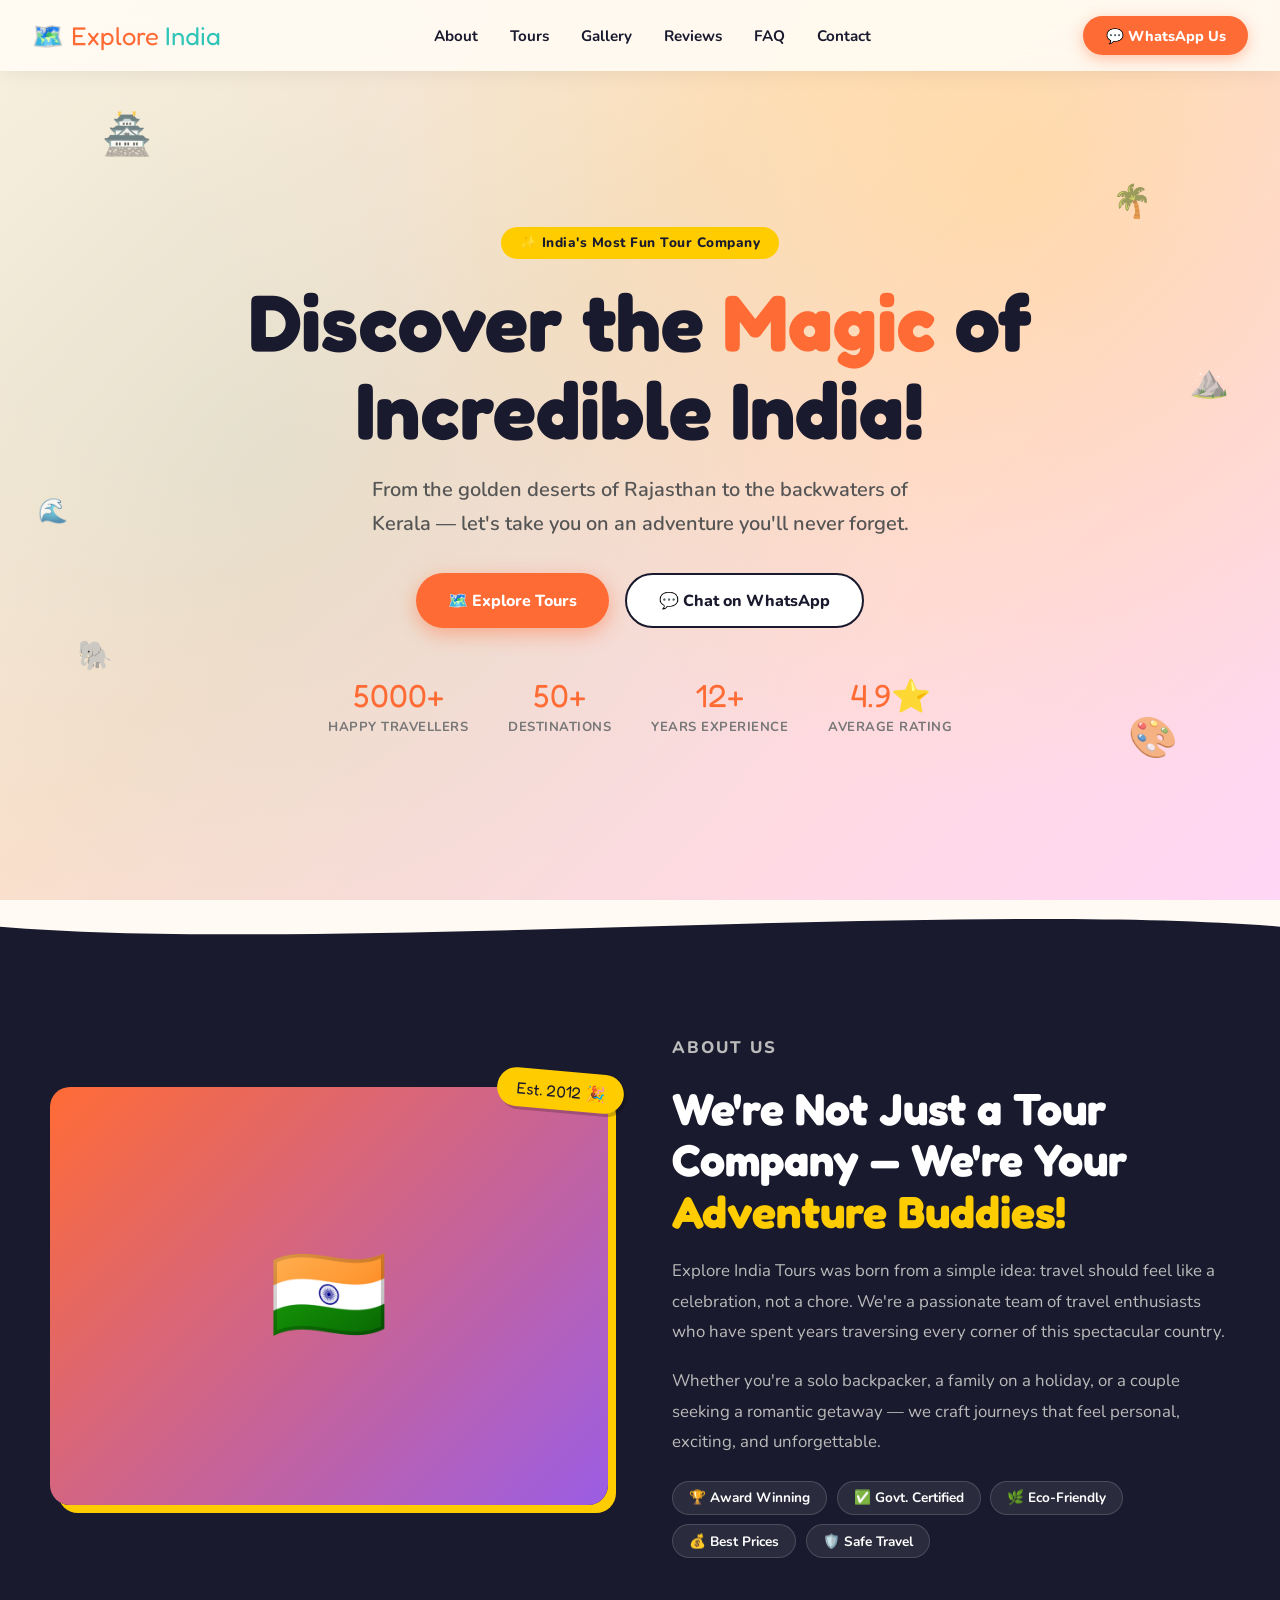
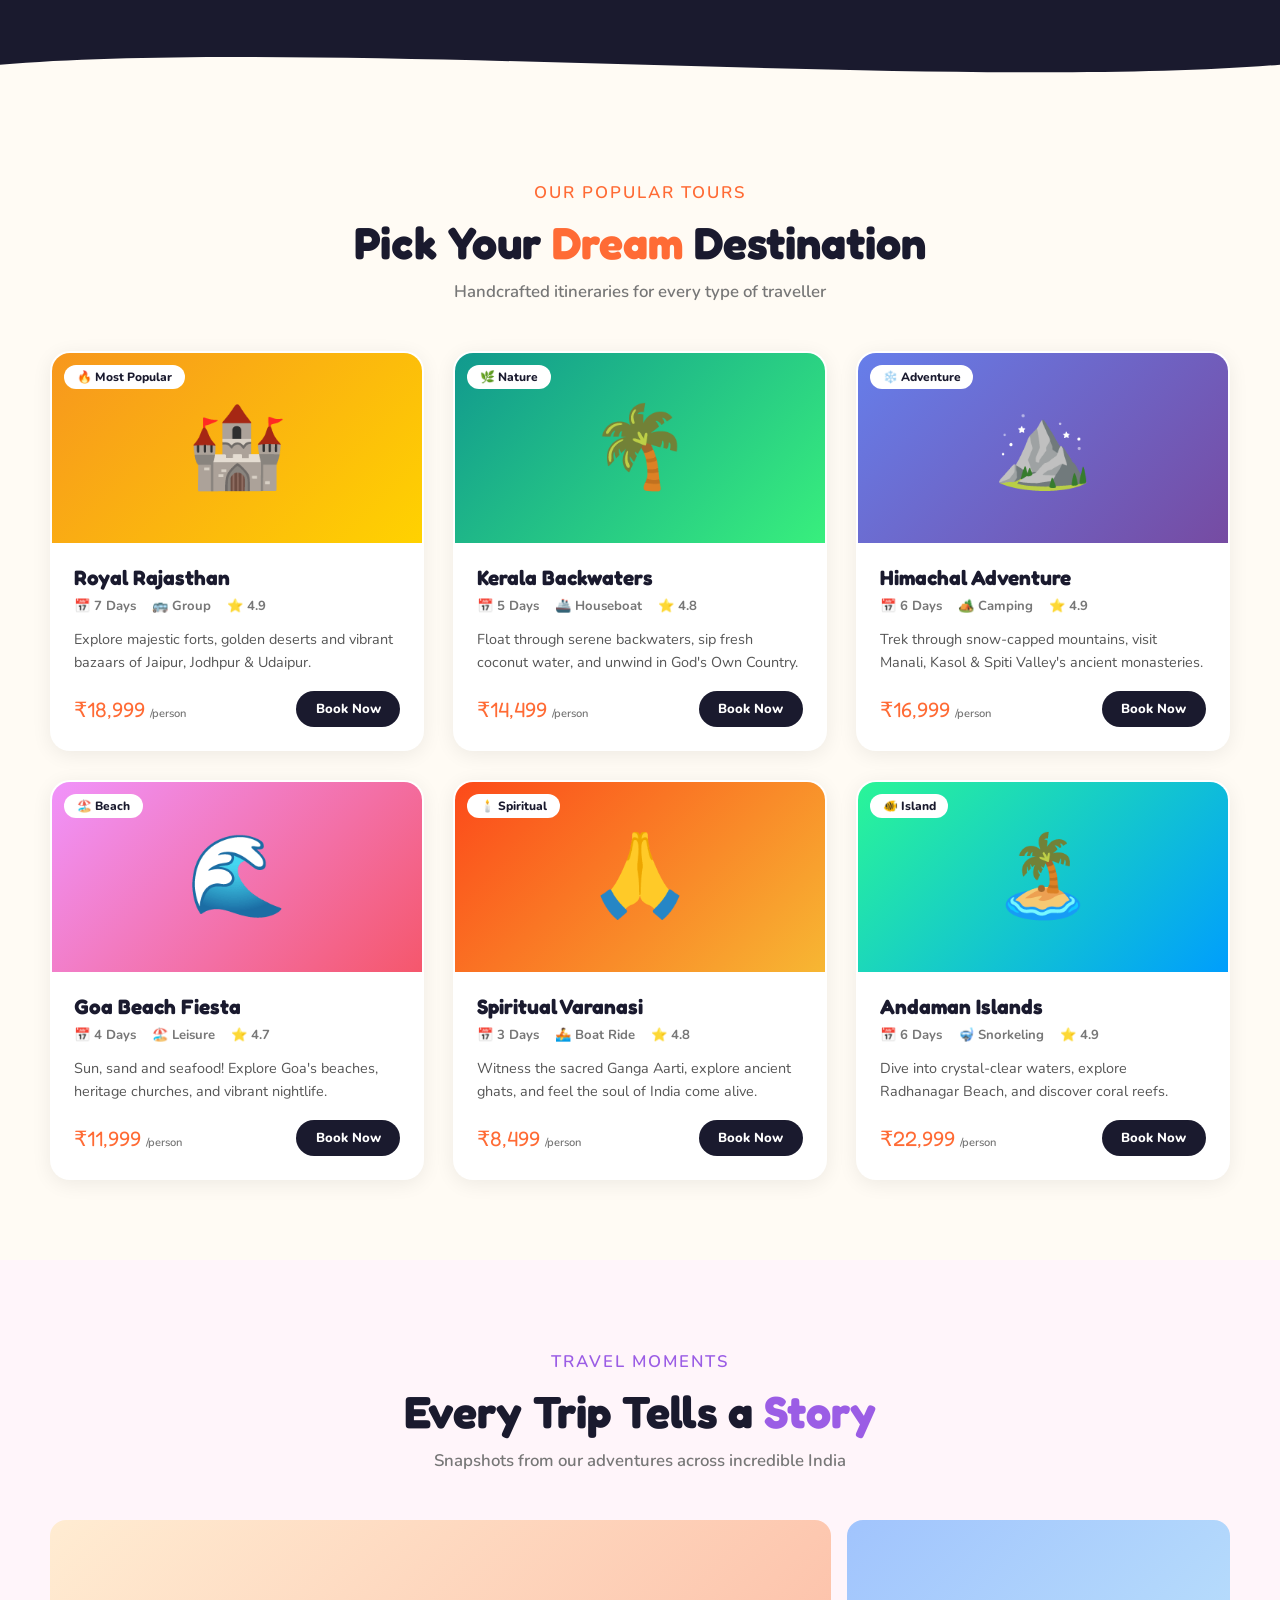
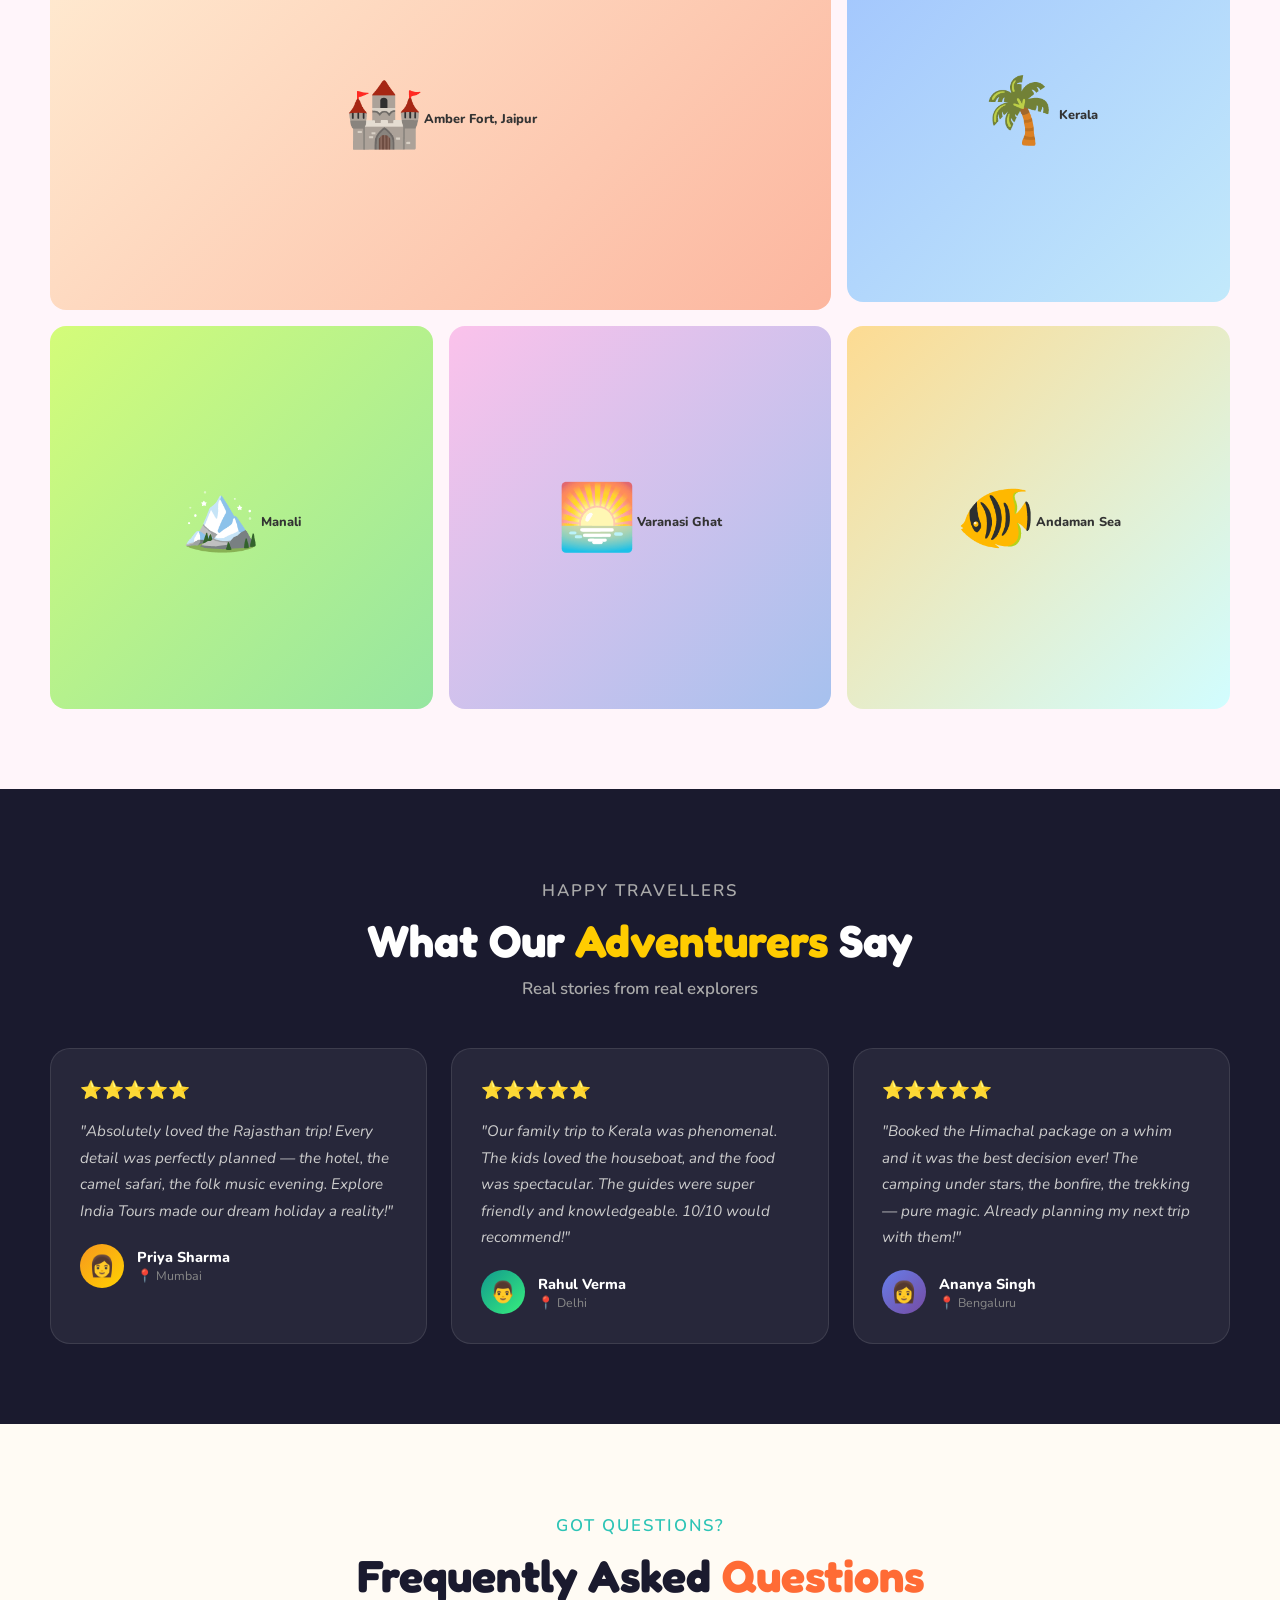
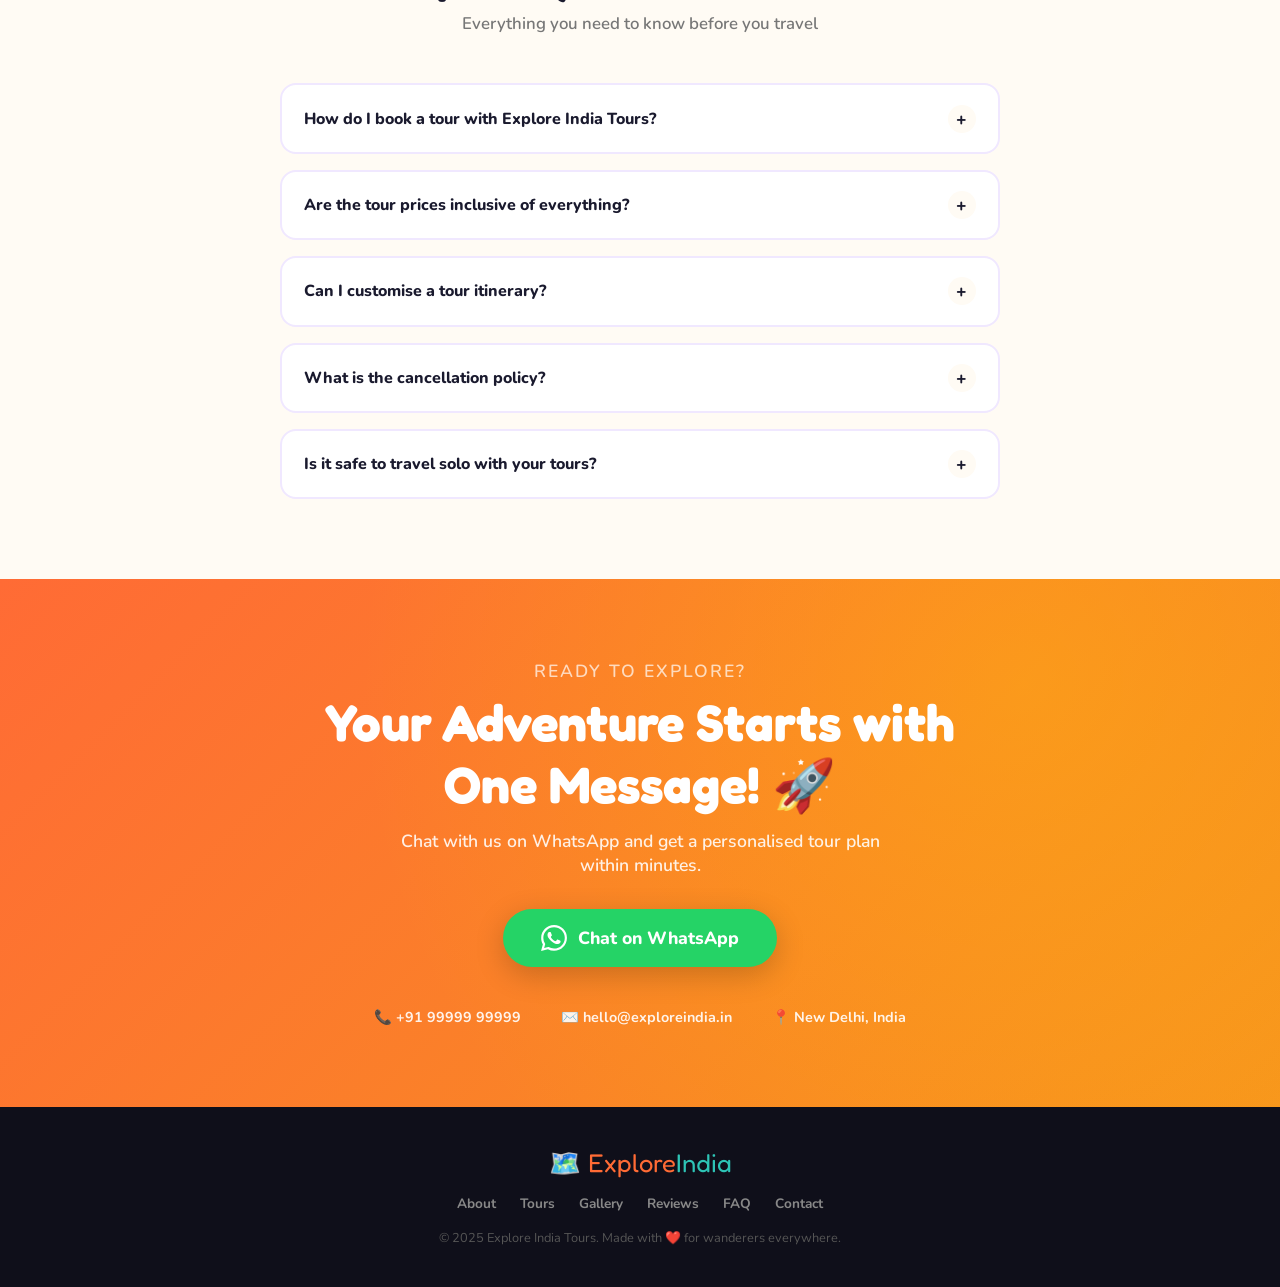
<file: assets/projects/explore-india-tours/index.html>
<!DOCTYPE html>
<html lang="en">
<head>
<meta charset="UTF-8" />
<meta name="viewport" content="width=device-width, initial-scale=1.0"/>
<title>Explore India Tours</title>
<link href="https://fonts.googleapis.com/css2?family=Fredoka+One&family=Nunito:wght@400;600;700;800&display=swap" rel="stylesheet"/>
<style>
  :root {
    --bg: #fffbf4;
    --primary: #ff6b35;
    --secondary: #ffcc00;
    --accent: #2ec4b6;
    --purple: #9b5de5;
    --dark: #1a1a2e;
    --text: #333;
    --muted: #777;
    --card-bg: #fff;
    --radius: 20px;
    --font-display: 'Fredoka One', cursive;
    --font-body: 'Nunito', sans-serif;
    --max-width: 1180px;
  }

  *, *::before, *::after { box-sizing: border-box; margin: 0; padding: 0; }

  html { scroll-behavior: smooth; }

  body {
    font-family: var(--font-body);
    background: var(--bg);
    color: var(--text);
    overflow-x: hidden;
  }

  /* ========== NAV ========== */
  nav {
    position: fixed; top: 0; left: 0; width: 100%; z-index: 1000;
    background: rgba(255,251,244,0.92);
    backdrop-filter: blur(10px);
    padding: 1rem 2rem;
    display: flex; align-items: center; justify-content: space-between;
    box-shadow: 0 2px 20px rgba(0,0,0,0.07);
  }
  .logo {
    font-family: var(--font-display);
    font-size: 1.6rem;
    color: var(--primary);
    text-decoration: none;
    display: flex; align-items: center; gap: 0.4rem;
  }
  .logo span { color: var(--accent); }
  .nav-links {
    display: flex; gap: 2rem; list-style: none;
  }
  .nav-links a {
    text-decoration: none; color: var(--dark);
    font-weight: 700; font-size: 0.95rem;
    transition: color 0.2s;
  }
  .nav-links a:hover { color: var(--primary); }
  .nav-cta {
    background: var(--primary); color: #fff;
    padding: 0.6rem 1.4rem; border-radius: 50px;
    font-weight: 800; text-decoration: none;
    font-size: 0.9rem;
    transition: transform 0.2s, box-shadow 0.2s;
    box-shadow: 0 4px 15px rgba(255,107,53,0.4);
  }
  .nav-cta:hover { transform: translateY(-2px); box-shadow: 0 6px 20px rgba(255,107,53,0.5); }
  .hamburger { display: none; flex-direction: column; gap: 5px; cursor: pointer; }
  .hamburger span { width: 25px; height: 3px; background: var(--dark); border-radius: 3px; transition: all 0.3s; }

  /* ========== HERO ========== */
  .hero {
    min-height: 100vh;
    background: linear-gradient(135deg, #fff3e0 0%, #ffe0cc 40%, #ffd6f5 100%);
    display: flex; align-items: center; justify-content: center;
    text-align: center;
    padding: 8rem 2rem 4rem;
    position: relative;
    overflow: hidden;
  }
  .hero::before {
    content: '';
    position: absolute; inset: 0;
    background: radial-gradient(circle at 20% 50%, rgba(46,196,182,0.12) 0%, transparent 60%),
                radial-gradient(circle at 80% 20%, rgba(255,204,0,0.2) 0%, transparent 50%);
  }
  .hero-floaties {
    position: absolute; inset: 0; pointer-events: none;
  }
  .floatie {
    position: absolute;
    font-size: 2.5rem;
    animation: float 6s ease-in-out infinite;
    opacity: 0.7;
  }
  .floatie:nth-child(1) { top: 12%; left: 8%; animation-delay: 0s; }
  .floatie:nth-child(2) { top: 20%; right: 10%; animation-delay: 1s; font-size: 2rem; }
  .floatie:nth-child(3) { bottom: 25%; left: 6%; animation-delay: 2s; font-size: 1.8rem; }
  .floatie:nth-child(4) { bottom: 15%; right: 8%; animation-delay: 0.5s; }
  .floatie:nth-child(5) { top: 55%; left: 3%; animation-delay: 1.5s; font-size: 1.5rem; }
  .floatie:nth-child(6) { top: 40%; right: 4%; animation-delay: 2.5s; font-size: 2rem; }

  @keyframes float {
    0%, 100% { transform: translateY(0) rotate(0deg); }
    50% { transform: translateY(-20px) rotate(8deg); }
  }

  .hero-content { position: relative; z-index: 1; max-width: 800px; }
  .hero-badge {
    display: inline-block;
    background: var(--secondary);
    color: var(--dark);
    padding: 0.4rem 1.2rem;
    border-radius: 50px;
    font-weight: 800; font-size: 0.85rem;
    margin-bottom: 1.2rem;
    animation: bounceIn 0.6s ease;
    letter-spacing: 0.5px;
  }
  .hero h1 {
    font-family: var(--font-display);
    font-size: clamp(2.8rem, 7vw, 5rem);
    color: var(--dark);
    line-height: 1.1;
    margin-bottom: 1.2rem;
    animation: slideUp 0.7s ease 0.1s both;
  }
  .hero h1 span { color: var(--primary); }
  .hero p {
    font-size: clamp(1rem, 2.5vw, 1.25rem);
    color: #555;
    max-width: 580px;
    margin: 0 auto 2rem;
    line-height: 1.7;
    font-weight: 600;
    animation: slideUp 0.7s ease 0.2s both;
  }
  .hero-btns {
    display: flex; gap: 1rem; justify-content: center; flex-wrap: wrap;
    animation: slideUp 0.7s ease 0.3s both;
  }
  .btn-primary {
    background: var(--primary); color: #fff;
    padding: 0.9rem 2rem; border-radius: 50px;
    font-weight: 800; font-size: 1rem; text-decoration: none;
    box-shadow: 0 6px 20px rgba(255,107,53,0.45);
    transition: transform 0.2s, box-shadow 0.2s;
    display: inline-flex; align-items: center; gap: 0.5rem;
  }
  .btn-primary:hover { transform: translateY(-3px) scale(1.03); box-shadow: 0 10px 28px rgba(255,107,53,0.5); }
  .btn-secondary {
    background: #fff; color: var(--dark);
    padding: 0.9rem 2rem; border-radius: 50px;
    font-weight: 800; font-size: 1rem; text-decoration: none;
    border: 2.5px solid var(--dark);
    transition: transform 0.2s, background 0.2s;
    display: inline-flex; align-items: center; gap: 0.5rem;
  }
  .btn-secondary:hover { transform: translateY(-3px); background: var(--secondary); }

  .hero-stats {
    display: flex; gap: 2.5rem; justify-content: center; margin-top: 3rem; flex-wrap: wrap;
    animation: slideUp 0.7s ease 0.4s both;
  }
  .stat { text-align: center; }
  .stat-num {
    font-family: var(--font-display);
    font-size: 2rem; color: var(--primary);
    display: block;
  }
  .stat-label { font-size: 0.82rem; color: var(--muted); font-weight: 700; text-transform: uppercase; letter-spacing: 0.5px; }

  @keyframes slideUp {
    from { opacity: 0; transform: translateY(30px); }
    to { opacity: 1; transform: translateY(0); }
  }
  @keyframes bounceIn {
    0% { transform: scale(0.5); opacity: 0; }
    70% { transform: scale(1.1); }
    100% { transform: scale(1); opacity: 1; }
  }

  /* Wavy divider */
  .wave-divider { display: block; width: 100%; overflow: hidden; line-height: 0; }
  .wave-divider svg { display: block; width: 100%; }

  /* ========== ABOUT ========== */
  .about {
    background: var(--dark);
    padding: 5rem 2rem;
    color: #fff;
    position: relative;
  }
  .container { max-width: var(--max-width); margin: 0 auto; }
  .about-grid {
    display: grid; grid-template-columns: 1fr 1fr; gap: 4rem; align-items: center;
  }
  .about-img-wrap {
    position: relative;
  }
  .about-img-placeholder {
    width: 100%; aspect-ratio: 4/3;
    background: linear-gradient(135deg, var(--primary) 0%, var(--purple) 100%);
    border-radius: var(--radius);
    display: flex; align-items: center; justify-content: center;
    font-size: 6rem;
    box-shadow: 8px 8px 0 var(--secondary);
  }
  .about-tag {
    position: absolute; top: -16px; right: -16px;
    background: var(--secondary); color: var(--dark);
    font-family: var(--font-display); font-size: 1rem;
    padding: 0.6rem 1.2rem; border-radius: 50px;
    transform: rotate(5deg);
    box-shadow: 3px 3px 0 rgba(0,0,0,0.2);
  }
  .section-label {
    font-size: 0.8rem; font-weight: 800; text-transform: uppercase; letter-spacing: 2px;
    color: var(--accent); margin-bottom: 0.7rem;
  }
  .about h2 {
    font-family: var(--font-display);
    font-size: clamp(2rem, 4vw, 2.8rem);
    line-height: 1.15; margin-bottom: 1.2rem;
    color: #fff;
  }
  .about h2 span { color: var(--secondary); }
  .about p { color: #bbb; line-height: 1.8; font-size: 1.05rem; margin-bottom: 1.2rem; }
  .about-pills { display: flex; gap: 0.6rem; flex-wrap: wrap; margin-top: 1.5rem; }
  .pill {
    background: rgba(255,255,255,0.08); color: #fff;
    padding: 0.4rem 1rem; border-radius: 50px;
    font-size: 0.85rem; font-weight: 700;
    border: 1.5px solid rgba(255,255,255,0.15);
  }

  /* ========== TOURS ========== */
  .tours { padding: 5rem 2rem; background: var(--bg); }
  .section-header { text-align: center; margin-bottom: 3rem; }
  .section-header h2 {
    font-family: var(--font-display);
    font-size: clamp(2rem, 4vw, 2.8rem);
    color: var(--dark);
  }
  .section-header h2 span { color: var(--primary); }
  .section-header p { color: var(--muted); margin-top: 0.6rem; font-size: 1.05rem; font-weight: 600; max-width: 500px; margin-left: auto; margin-right: auto; }

  .tours-grid {
    display: grid;
    grid-template-columns: repeat(auto-fit, minmax(300px, 1fr));
    gap: 1.8rem;
  }
  .tour-card {
    background: var(--card-bg);
    border-radius: var(--radius);
    overflow: hidden;
    box-shadow: 0 4px 20px rgba(0,0,0,0.07);
    transition: transform 0.3s, box-shadow 0.3s;
    border: 2px solid transparent;
  }
  .tour-card:hover {
    transform: translateY(-6px);
    box-shadow: 0 12px 35px rgba(0,0,0,0.12);
    border-color: var(--primary);
  }
  .tour-thumb {
    height: 190px;
    display: flex; align-items: center; justify-content: center;
    font-size: 5rem;
    position: relative;
    overflow: hidden;
  }
  .tour-thumb.rajasthan { background: linear-gradient(135deg, #f7971e, #ffd200); }
  .tour-thumb.kerala { background: linear-gradient(135deg, #11998e, #38ef7d); }
  .tour-thumb.himachal { background: linear-gradient(135deg, #667eea, #764ba2); }
  .tour-thumb.goa { background: linear-gradient(135deg, #f093fb, #f5576c); }
  .tour-thumb.varanasi { background: linear-gradient(135deg, #fc4a1a, #f7b733); }
  .tour-thumb.andaman { background: linear-gradient(135deg, #2af598, #009efd); }

  .tour-badge {
    position: absolute; top: 12px; left: 12px;
    background: #fff; color: var(--dark);
    font-size: 0.75rem; font-weight: 800;
    padding: 0.25rem 0.8rem; border-radius: 50px;
  }
  .tour-body { padding: 1.4rem; }
  .tour-body h3 { font-family: var(--font-display); font-size: 1.3rem; color: var(--dark); margin-bottom: 0.4rem; }
  .tour-meta { display: flex; gap: 1rem; font-size: 0.82rem; color: var(--muted); font-weight: 700; margin-bottom: 0.8rem; }
  .tour-meta span { display: flex; align-items: center; gap: 0.3rem; }
  .tour-body p { font-size: 0.9rem; color: #555; line-height: 1.6; margin-bottom: 1.1rem; }
  .tour-footer { display: flex; align-items: center; justify-content: space-between; }
  .tour-price { font-family: var(--font-display); font-size: 1.3rem; color: var(--primary); }
  .tour-price small { font-family: var(--font-body); font-size: 0.7rem; color: var(--muted); font-weight: 600; }
  .btn-tour {
    background: var(--dark); color: #fff;
    padding: 0.55rem 1.2rem; border-radius: 50px;
    font-size: 0.82rem; font-weight: 800; text-decoration: none;
    transition: background 0.2s, transform 0.2s;
  }
  .btn-tour:hover { background: var(--primary); transform: scale(1.05); }

  /* ========== GALLERY ========== */
  .gallery { padding: 5rem 2rem; background: #fff5fa; }
  .gallery-grid {
    display: grid;
    grid-template-columns: repeat(3, 1fr);
    grid-template-rows: auto auto;
    gap: 1rem;
    margin-top: 2.5rem;
  }
  .gallery-item {
    border-radius: 16px; overflow: hidden;
    aspect-ratio: 1 / 1;
    display: flex; align-items: center; justify-content: center;
    font-size: 4rem;
    cursor: pointer;
    transition: transform 0.3s;
    position: relative;
  }
  .gallery-item:hover { transform: scale(1.03); }
  .gallery-item.wide { grid-column: span 2; aspect-ratio: 2/1; }
  .gallery-item:nth-child(1) { background: linear-gradient(135deg, #ffecd2, #fcb69f); }
  .gallery-item:nth-child(2) { background: linear-gradient(135deg, #a1c4fd, #c2e9fb); }
  .gallery-item:nth-child(3) { background: linear-gradient(135deg, #d4fc79, #96e6a1); }
  .gallery-item:nth-child(4) { background: linear-gradient(135deg, #fbc2eb, #a6c1ee); }
  .gallery-item:nth-child(5) { background: linear-gradient(135deg, #fddb92, #d1fdff); }

  /* ========== TESTIMONIALS ========== */
  .testimonials { padding: 5rem 2rem; background: var(--dark); }
  .testimonials .section-header h2 { color: #fff; }
  .testimonials .section-header p { color: #aaa; }
  .testi-grid {
    display: grid; grid-template-columns: repeat(auto-fit, minmax(280px, 1fr)); gap: 1.5rem;
    margin-top: 2.5rem;
  }
  .testi-card {
    background: rgba(255,255,255,0.06);
    border: 1.5px solid rgba(255,255,255,0.1);
    border-radius: var(--radius);
    padding: 1.8rem;
    transition: transform 0.3s, border-color 0.3s;
  }
  .testi-card:hover { transform: translateY(-4px); border-color: var(--secondary); }
  .stars { color: var(--secondary); font-size: 1.1rem; margin-bottom: 1rem; }
  .testi-text { color: #ccc; line-height: 1.75; font-size: 0.95rem; margin-bottom: 1.2rem; font-style: italic; }
  .testi-author { display: flex; align-items: center; gap: 0.8rem; }
  .testi-avatar {
    width: 44px; height: 44px; border-radius: 50%;
    display: flex; align-items: center; justify-content: center;
    font-size: 1.3rem; flex-shrink: 0;
  }
  .testi-name { font-weight: 800; color: #fff; font-size: 0.9rem; }
  .testi-loc { font-size: 0.78rem; color: #888; }

  /* ========== FAQ ========== */
  .faq { padding: 5rem 2rem; background: var(--bg); }
  .faq-list { max-width: 720px; margin: 2.5rem auto 0; display: flex; flex-direction: column; gap: 1rem; }
  .faq-item {
    background: #fff; border-radius: 16px;
    border: 2px solid #f0e8ff;
    overflow: hidden;
    transition: border-color 0.2s;
  }
  .faq-item.open { border-color: var(--primary); }
  .faq-q {
    padding: 1.2rem 1.4rem;
    font-weight: 800; font-size: 1rem; color: var(--dark);
    cursor: pointer;
    display: flex; align-items: center; justify-content: space-between;
    gap: 1rem;
    user-select: none;
  }
  .faq-q .icon {
    width: 28px; height: 28px; border-radius: 50%;
    background: var(--bg); display: flex; align-items: center; justify-content: center;
    font-size: 1.1rem; flex-shrink: 0;
    transition: background 0.2s, transform 0.3s;
  }
  .faq-item.open .faq-q .icon { background: var(--primary); color: #fff; transform: rotate(45deg); }
  .faq-a {
    max-height: 0; overflow: hidden;
    transition: max-height 0.35s ease, padding 0.3s;
    padding: 0 1.4rem;
    color: #666; line-height: 1.75; font-size: 0.95rem;
  }
  .faq-item.open .faq-a { max-height: 300px; padding: 0 1.4rem 1.2rem; }

  /* ========== CONTACT / WHATSAPP ========== */
  .contact {
    padding: 5rem 2rem;
    background: linear-gradient(135deg, #ff6b35 0%, #f7931e 100%);
    text-align: center; position: relative; overflow: hidden;
  }
  .contact::before {
    content: '';
    position: absolute; inset: 0;
    background: radial-gradient(circle at 80% 20%, rgba(255,204,0,0.3) 0%, transparent 60%);
  }
  .contact-inner { position: relative; z-index: 1; }
  .contact h2 {
    font-family: var(--font-display);
    font-size: clamp(2rem, 5vw, 3.2rem);
    color: #fff; margin-bottom: 0.8rem;
  }
  .contact p { color: rgba(255,255,255,0.88); font-size: 1.1rem; font-weight: 600; margin-bottom: 2rem; max-width: 500px; margin-left: auto; margin-right: auto; }
  .whatsapp-btn {
    display: inline-flex; align-items: center; gap: 0.7rem;
    background: #25D366; color: #fff;
    padding: 1rem 2.4rem; border-radius: 50px;
    font-size: 1.1rem; font-weight: 800; text-decoration: none;
    box-shadow: 0 8px 30px rgba(0,0,0,0.2);
    transition: transform 0.2s, box-shadow 0.2s;
  }
  .whatsapp-btn:hover { transform: translateY(-4px) scale(1.04); box-shadow: 0 14px 35px rgba(0,0,0,0.25); }
  .whatsapp-btn svg { width: 26px; height: 26px; fill: #fff; }
  .contact-info { display: flex; gap: 2.5rem; justify-content: center; margin-top: 2.5rem; flex-wrap: wrap; }
  .contact-info-item { color: rgba(255,255,255,0.9); font-size: 0.9rem; font-weight: 700; display: flex; align-items: center; gap: 0.5rem; }

  /* ========== FOOTER ========== */
  footer {
    background: #0f0f1a; color: #888;
    padding: 2.5rem 2rem;
    text-align: center;
  }
  .footer-logo { font-family: var(--font-display); font-size: 1.6rem; color: var(--primary); margin-bottom: 0.8rem; }
  .footer-logo span { color: var(--accent); }
  .footer-links { display: flex; gap: 1.5rem; justify-content: center; flex-wrap: wrap; margin: 1rem 0; }
  .footer-links a { color: #888; text-decoration: none; font-size: 0.85rem; font-weight: 700; transition: color 0.2s; }
  .footer-links a:hover { color: var(--primary); }
  .footer-copy { font-size: 0.8rem; color: #555; margin-top: 1rem; }

  /* ========== MOBILE NAV ========== */
  @media (max-width: 768px) {
    .nav-links { display: none; flex-direction: column; gap: 1rem; position: absolute; top: 100%; left: 0; width: 100%; background: var(--bg); padding: 1.5rem 2rem; box-shadow: 0 10px 30px rgba(0,0,0,0.1); }
    .nav-links.open { display: flex; }
    .hamburger { display: flex; }
    .nav-cta { display: none; }
    .about-grid { grid-template-columns: 1fr; gap: 2rem; }
    .gallery-grid { grid-template-columns: repeat(2, 1fr); }
    .gallery-item.wide { grid-column: span 2; }
  }
  @media (max-width: 480px) {
    .gallery-grid { grid-template-columns: 1fr; }
    .gallery-item.wide { grid-column: span 1; aspect-ratio: 1/1; }
  }

  /* Fade in on scroll */
  .fade-in { opacity: 0; transform: translateY(30px); transition: opacity 0.6s ease, transform 0.6s ease; }
  .fade-in.visible { opacity: 1; transform: translateY(0); }
</style>
</head>
<body>

<!-- ========== NAV ========== -->
<nav>
  <a class="logo" href="#">🗺️ Explore<span>India</span></a>
  <ul class="nav-links" id="navLinks">
    <li><a href="#about">About</a></li>
    <li><a href="#tours">Tours</a></li>
    <li><a href="#gallery">Gallery</a></li>
    <li><a href="#testimonials">Reviews</a></li>
    <li><a href="#faq">FAQ</a></li>
    <li><a href="#contact">Contact</a></li>
  </ul>
  <a class="nav-cta" href="https://wa.me/919999999999?text=Hi!%20I%27d%20like%20to%20enquire%20about%20your%20tours" target="_blank">💬 WhatsApp Us</a>
  <div class="hamburger" id="hamburger">
    <span></span><span></span><span></span>
  </div>
</nav>

<!-- ========== HERO ========== -->
<section class="hero">
  <div class="hero-floaties">
    <div class="floatie">🏯</div>
    <div class="floatie">🌴</div>
    <div class="floatie">🐘</div>
    <div class="floatie">🎨</div>
    <div class="floatie">🌊</div>
    <div class="floatie">⛰️</div>
  </div>
  <div class="hero-content">
    <div class="hero-badge">✨ India's Most Fun Tour Company</div>
    <h1>Discover the <span>Magic</span> of Incredible India!</h1>
    <p>From the golden deserts of Rajasthan to the backwaters of Kerala — let's take you on an adventure you'll never forget.</p>
    <div class="hero-btns">
      <a class="btn-primary" href="#tours">🗺️ Explore Tours</a>
      <a class="btn-secondary" href="#contact">💬 Chat on WhatsApp</a>
    </div>
    <div class="hero-stats">
      <div class="stat"><span class="stat-num">5000+</span><span class="stat-label">Happy Travellers</span></div>
      <div class="stat"><span class="stat-num">50+</span><span class="stat-label">Destinations</span></div>
      <div class="stat"><span class="stat-num">12+</span><span class="stat-label">Years Experience</span></div>
      <div class="stat"><span class="stat-num">4.9⭐</span><span class="stat-label">Average Rating</span></div>
    </div>
  </div>
</section>

<div class="wave-divider">
  <svg viewBox="0 0 1440 60" xmlns="http://www.w3.org/2000/svg" preserveAspectRatio="none">
    <path d="M0,30 C360,60 1080,0 1440,30 L1440,60 L0,60 Z" fill="#1a1a2e"/>
  </svg>
</div>

<!-- ========== ABOUT ========== -->
<section class="about" id="about">
  <div class="container">
    <div class="about-grid fade-in">
      <div class="about-img-wrap">
        <div class="about-img-placeholder">🇮🇳</div>
        <div class="about-tag">Est. 2012 🎉</div>
      </div>
      <div>
        <p class="section-label">About Us</p>
        <h2>We're Not Just a Tour Company — We're Your <span>Adventure Buddies!</span></h2>
        <p>Explore India Tours was born from a simple idea: travel should feel like a celebration, not a chore. We're a passionate team of travel enthusiasts who have spent years traversing every corner of this spectacular country.</p>
        <p>Whether you're a solo backpacker, a family on a holiday, or a couple seeking a romantic getaway — we craft journeys that feel personal, exciting, and unforgettable.</p>
        <div class="about-pills">
          <span class="pill">🏆 Award Winning</span>
          <span class="pill">✅ Govt. Certified</span>
          <span class="pill">🌿 Eco-Friendly</span>
          <span class="pill">💰 Best Prices</span>
          <span class="pill">🛡️ Safe Travel</span>
        </div>
      </div>
    </div>
  </div>
</section>

<div class="wave-divider">
  <svg viewBox="0 0 1440 60" xmlns="http://www.w3.org/2000/svg" preserveAspectRatio="none">
    <path d="M0,30 C360,0 1080,60 1440,30 L1440,0 L0,0 Z" fill="#1a1a2e"/>
  </svg>
</div>

<!-- ========== TOURS ========== -->
<section class="tours" id="tours">
  <div class="container">
    <div class="section-header fade-in">
      <p class="section-label" style="color: var(--primary);">Our Popular Tours</p>
      <h2>Pick Your <span>Dream</span> Destination</h2>
      <p>Handcrafted itineraries for every type of traveller</p>
    </div>
    <div class="tours-grid">
      <div class="tour-card fade-in">
        <div class="tour-thumb rajasthan"><div class="tour-badge">🔥 Most Popular</div>🏰</div>
        <div class="tour-body">
          <h3>Royal Rajasthan</h3>
          <div class="tour-meta">
            <span>📅 7 Days</span>
            <span>🚌 Group</span>
            <span>⭐ 4.9</span>
          </div>
          <p>Explore majestic forts, golden deserts and vibrant bazaars of Jaipur, Jodhpur & Udaipur.</p>
          <div class="tour-footer">
            <div class="tour-price">₹18,999 <small>/person</small></div>
            <a class="btn-tour" href="https://wa.me/919999999999?text=Hi!%20I'm%20interested%20in%20the%20Royal%20Rajasthan%20tour" target="_blank">Book Now</a>
          </div>
        </div>
      </div>

      <div class="tour-card fade-in">
        <div class="tour-thumb kerala"><div class="tour-badge">🌿 Nature</div>🌴</div>
        <div class="tour-body">
          <h3>Kerala Backwaters</h3>
          <div class="tour-meta">
            <span>📅 5 Days</span>
            <span>🚢 Houseboat</span>
            <span>⭐ 4.8</span>
          </div>
          <p>Float through serene backwaters, sip fresh coconut water, and unwind in God's Own Country.</p>
          <div class="tour-footer">
            <div class="tour-price">₹14,499 <small>/person</small></div>
            <a class="btn-tour" href="https://wa.me/919999999999?text=Hi!%20I'm%20interested%20in%20the%20Kerala%20Backwaters%20tour" target="_blank">Book Now</a>
          </div>
        </div>
      </div>

      <div class="tour-card fade-in">
        <div class="tour-thumb himachal"><div class="tour-badge">❄️ Adventure</div>⛰️</div>
        <div class="tour-body">
          <h3>Himachal Adventure</h3>
          <div class="tour-meta">
            <span>📅 6 Days</span>
            <span>🏕️ Camping</span>
            <span>⭐ 4.9</span>
          </div>
          <p>Trek through snow-capped mountains, visit Manali, Kasol & Spiti Valley's ancient monasteries.</p>
          <div class="tour-footer">
            <div class="tour-price">₹16,999 <small>/person</small></div>
            <a class="btn-tour" href="https://wa.me/919999999999?text=Hi!%20I'm%20interested%20in%20the%20Himachal%20Adventure%20tour" target="_blank">Book Now</a>
          </div>
        </div>
      </div>

      <div class="tour-card fade-in">
        <div class="tour-thumb goa"><div class="tour-badge">🏖️ Beach</div>🌊</div>
        <div class="tour-body">
          <h3>Goa Beach Fiesta</h3>
          <div class="tour-meta">
            <span>📅 4 Days</span>
            <span>🏖️ Leisure</span>
            <span>⭐ 4.7</span>
          </div>
          <p>Sun, sand and seafood! Explore Goa's beaches, heritage churches, and vibrant nightlife.</p>
          <div class="tour-footer">
            <div class="tour-price">₹11,999 <small>/person</small></div>
            <a class="btn-tour" href="https://wa.me/919999999999?text=Hi!%20I'm%20interested%20in%20the%20Goa%20Beach%20Fiesta%20tour" target="_blank">Book Now</a>
          </div>
        </div>
      </div>

      <div class="tour-card fade-in">
        <div class="tour-thumb varanasi"><div class="tour-badge">🕯️ Spiritual</div>🙏</div>
        <div class="tour-body">
          <h3>Spiritual Varanasi</h3>
          <div class="tour-meta">
            <span>📅 3 Days</span>
            <span>🚣 Boat Ride</span>
            <span>⭐ 4.8</span>
          </div>
          <p>Witness the sacred Ganga Aarti, explore ancient ghats, and feel the soul of India come alive.</p>
          <div class="tour-footer">
            <div class="tour-price">₹8,499 <small>/person</small></div>
            <a class="btn-tour" href="https://wa.me/919999999999?text=Hi!%20I'm%20interested%20in%20the%20Spiritual%20Varanasi%20tour" target="_blank">Book Now</a>
          </div>
        </div>
      </div>

      <div class="tour-card fade-in">
        <div class="tour-thumb andaman"><div class="tour-badge">🐠 Island</div>🏝️</div>
        <div class="tour-body">
          <h3>Andaman Islands</h3>
          <div class="tour-meta">
            <span>📅 6 Days</span>
            <span>🤿 Snorkeling</span>
            <span>⭐ 4.9</span>
          </div>
          <p>Dive into crystal-clear waters, explore Radhanagar Beach, and discover coral reefs.</p>
          <div class="tour-footer">
            <div class="tour-price">₹22,999 <small>/person</small></div>
            <a class="btn-tour" href="https://wa.me/919999999999?text=Hi!%20I'm%20interested%20in%20the%20Andaman%20Islands%20tour" target="_blank">Book Now</a>
          </div>
        </div>
      </div>
    </div>
  </div>
</section>

<!-- ========== GALLERY ========== -->
<section class="gallery" id="gallery">
  <div class="container">
    <div class="section-header fade-in">
      <p class="section-label" style="color: var(--purple);">Travel Moments</p>
      <h2>Every Trip Tells a <span style="color:var(--purple)">Story</span></h2>
      <p>Snapshots from our adventures across incredible India</p>
    </div>
    <div class="gallery-grid fade-in">
      <div class="gallery-item wide">🏰<br><small style="font-family:var(--font-body);font-size:0.8rem;font-weight:800;margin-top:0.5rem;display:block">Amber Fort, Jaipur</small></div>
      <div class="gallery-item">🌴<br><small style="font-family:var(--font-body);font-size:0.8rem;font-weight:800;margin-top:0.5rem;display:block">Kerala</small></div>
      <div class="gallery-item">🏔️<br><small style="font-family:var(--font-body);font-size:0.8rem;font-weight:800;margin-top:0.5rem;display:block">Manali</small></div>
      <div class="gallery-item">🌅<br><small style="font-family:var(--font-body);font-size:0.8rem;font-weight:800;margin-top:0.5rem;display:block">Varanasi Ghat</small></div>
      <div class="gallery-item">🐠<br><small style="font-family:var(--font-body);font-size:0.8rem;font-weight:800;margin-top:0.5rem;display:block">Andaman Sea</small></div>
    </div>
  </div>
</section>

<!-- ========== TESTIMONIALS ========== -->
<section class="testimonials" id="testimonials">
  <div class="container">
    <div class="section-header fade-in">
      <p class="section-label">Happy Travellers</p>
      <h2 style="color:#fff">What Our <span style="color:var(--secondary)">Adventurers</span> Say</h2>
      <p>Real stories from real explorers</p>
    </div>
    <div class="testi-grid">
      <div class="testi-card fade-in">
        <div class="stars">⭐⭐⭐⭐⭐</div>
        <p class="testi-text">"Absolutely loved the Rajasthan trip! Every detail was perfectly planned — the hotel, the camel safari, the folk music evening. Explore India Tours made our dream holiday a reality!"</p>
        <div class="testi-author">
          <div class="testi-avatar" style="background: linear-gradient(135deg,#f7971e,#ffd200)">👩</div>
          <div><div class="testi-name">Priya Sharma</div><div class="testi-loc">📍 Mumbai</div></div>
        </div>
      </div>
      <div class="testi-card fade-in">
        <div class="stars">⭐⭐⭐⭐⭐</div>
        <p class="testi-text">"Our family trip to Kerala was phenomenal. The kids loved the houseboat, and the food was spectacular. The guides were super friendly and knowledgeable. 10/10 would recommend!"</p>
        <div class="testi-author">
          <div class="testi-avatar" style="background: linear-gradient(135deg,#11998e,#38ef7d)">👨</div>
          <div><div class="testi-name">Rahul Verma</div><div class="testi-loc">📍 Delhi</div></div>
        </div>
      </div>
      <div class="testi-card fade-in">
        <div class="stars">⭐⭐⭐⭐⭐</div>
        <p class="testi-text">"Booked the Himachal package on a whim and it was the best decision ever! The camping under stars, the bonfire, the trekking — pure magic. Already planning my next trip with them!"</p>
        <div class="testi-author">
          <div class="testi-avatar" style="background: linear-gradient(135deg,#667eea,#764ba2)">👩</div>
          <div><div class="testi-name">Ananya Singh</div><div class="testi-loc">📍 Bengaluru</div></div>
        </div>
      </div>
    </div>
  </div>
</section>

<!-- ========== FAQ ========== -->
<section class="faq" id="faq">
  <div class="container">
    <div class="section-header fade-in">
      <p class="section-label" style="color: var(--accent);">Got Questions?</p>
      <h2>Frequently Asked <span>Questions</span></h2>
      <p>Everything you need to know before you travel</p>
    </div>
    <div class="faq-list fade-in">
      <div class="faq-item">
        <div class="faq-q">How do I book a tour with Explore India Tours? <div class="icon">+</div></div>
        <div class="faq-a">It's super easy! Just click any "Book Now" button or WhatsApp us directly. Our friendly team will guide you through the booking process and answer all your questions.</div>
      </div>
      <div class="faq-item">
        <div class="faq-q">Are the tour prices inclusive of everything? <div class="icon">+</div></div>
        <div class="faq-a">Our tour packages include accommodation, transport, guided sightseeing, and select meals. Any personal expenses, airfare, or optional activities are not included. We'll give you a clear breakdown upfront.</div>
      </div>
      <div class="faq-item">
        <div class="faq-q">Can I customise a tour itinerary? <div class="icon">+</div></div>
        <div class="faq-a">Absolutely! We love crafting bespoke travel experiences. Tell us your preferences, budget, and travel dates via WhatsApp and we'll design a tailor-made itinerary just for you.</div>
      </div>
      <div class="faq-item">
        <div class="faq-q">What is the cancellation policy? <div class="icon">+</div></div>
        <div class="faq-a">Cancellations made 15+ days before departure receive a full refund. Between 7–14 days, a 25% charge applies. Within 7 days, 50% is non-refundable. We always try to be flexible — please reach out to us!</div>
      </div>
      <div class="faq-item">
        <div class="faq-q">Is it safe to travel solo with your tours? <div class="icon">+</div></div>
        <div class="faq-a">Yes, completely! We have solo-friendly group tours where you'll meet fellow travellers. Our experienced guides are trained in safety protocols and are available 24/7 during the trip.</div>
      </div>
    </div>
  </div>
</section>

<!-- ========== CONTACT ========== -->
<section class="contact" id="contact">
  <div class="contact-inner">
    <p class="section-label" style="color: rgba(255,255,255,0.7); text-align:center; margin-bottom:0.5rem;">Ready to Explore?</p>
    <h2>Your Adventure Starts with<br>One Message! 🚀</h2>
    <p>Chat with us on WhatsApp and get a personalised tour plan within minutes.</p>
    <a class="whatsapp-btn" href="https://wa.me/919999999999?text=Hi!%20I%27d%20like%20to%20plan%20a%20trip%20with%20Explore%20India%20Tours" target="_blank">
      <svg viewBox="0 0 24 24" xmlns="http://www.w3.org/2000/svg"><path d="M17.472 14.382c-.297-.149-1.758-.867-2.03-.967-.273-.099-.471-.148-.67.15-.197.297-.767.966-.94 1.164-.173.199-.347.223-.644.075-.297-.15-1.255-.463-2.39-1.475-.883-.788-1.48-1.761-1.653-2.059-.173-.297-.018-.458.13-.606.134-.133.298-.347.446-.52.149-.174.198-.298.298-.497.099-.198.05-.371-.025-.52-.075-.149-.669-1.612-.916-2.207-.242-.579-.487-.5-.669-.51-.173-.008-.371-.01-.57-.01-.198 0-.52.074-.792.372-.272.297-1.04 1.016-1.04 2.479 0 1.462 1.065 2.875 1.213 3.074.149.198 2.096 3.2 5.077 4.487.709.306 1.262.489 1.694.625.712.227 1.36.195 1.871.118.571-.085 1.758-.719 2.006-1.413.248-.694.248-1.289.173-1.413-.074-.124-.272-.198-.57-.347m-5.421 7.403h-.004a9.87 9.87 0 01-5.031-1.378l-.361-.214-3.741.982.998-3.648-.235-.374a9.86 9.86 0 01-1.51-5.26c.001-5.45 4.436-9.884 9.888-9.884 2.64 0 5.122 1.03 6.988 2.898a9.825 9.825 0 012.893 6.994c-.003 5.45-4.437 9.884-9.885 9.884m8.413-18.297A11.815 11.815 0 0012.05 0C5.495 0 .16 5.335.157 11.892c0 2.096.547 4.142 1.588 5.945L.057 24l6.305-1.654a11.882 11.882 0 005.683 1.448h.005c6.554 0 11.89-5.335 11.893-11.893a11.821 11.821 0 00-3.48-8.413z"/></svg>
      Chat on WhatsApp
    </a>
    <div class="contact-info">
      <div class="contact-info-item">📞 +91 99999 99999</div>
      <div class="contact-info-item">✉️ hello@exploreindia.in</div>
      <div class="contact-info-item">📍 New Delhi, India</div>
    </div>
  </div>
</section>

<!-- ========== FOOTER ========== -->
<footer>
  <div class="footer-logo">🗺️ Explore<span>India</span></div>
  <div class="footer-links">
    <a href="#about">About</a>
    <a href="#tours">Tours</a>
    <a href="#gallery">Gallery</a>
    <a href="#testimonials">Reviews</a>
    <a href="#faq">FAQ</a>
    <a href="#contact">Contact</a>
  </div>
  <div class="footer-copy">© 2025 Explore India Tours. Made with ❤️ for wanderers everywhere.</div>
</footer>

<script>
  // Hamburger menu
  const hamburger = document.getElementById('hamburger');
  const navLinks = document.getElementById('navLinks');
  hamburger.addEventListener('click', () => navLinks.classList.toggle('open'));
  navLinks.querySelectorAll('a').forEach(a => a.addEventListener('click', () => navLinks.classList.remove('open')));

  // Fade in on scroll
  const observer = new IntersectionObserver((entries) => {
    entries.forEach(e => { if (e.isIntersecting) { e.target.classList.add('visible'); } });
  }, { threshold: 0.12 });
  document.querySelectorAll('.fade-in').forEach(el => observer.observe(el));

  // FAQ accordion
  document.querySelectorAll('.faq-q').forEach(q => {
    q.addEventListener('click', () => {
      const item = q.parentElement;
      const isOpen = item.classList.contains('open');
      document.querySelectorAll('.faq-item').forEach(i => i.classList.remove('open'));
      if (!isOpen) item.classList.add('open');
    });
  });
</script>
</body>
</html>
</file>
